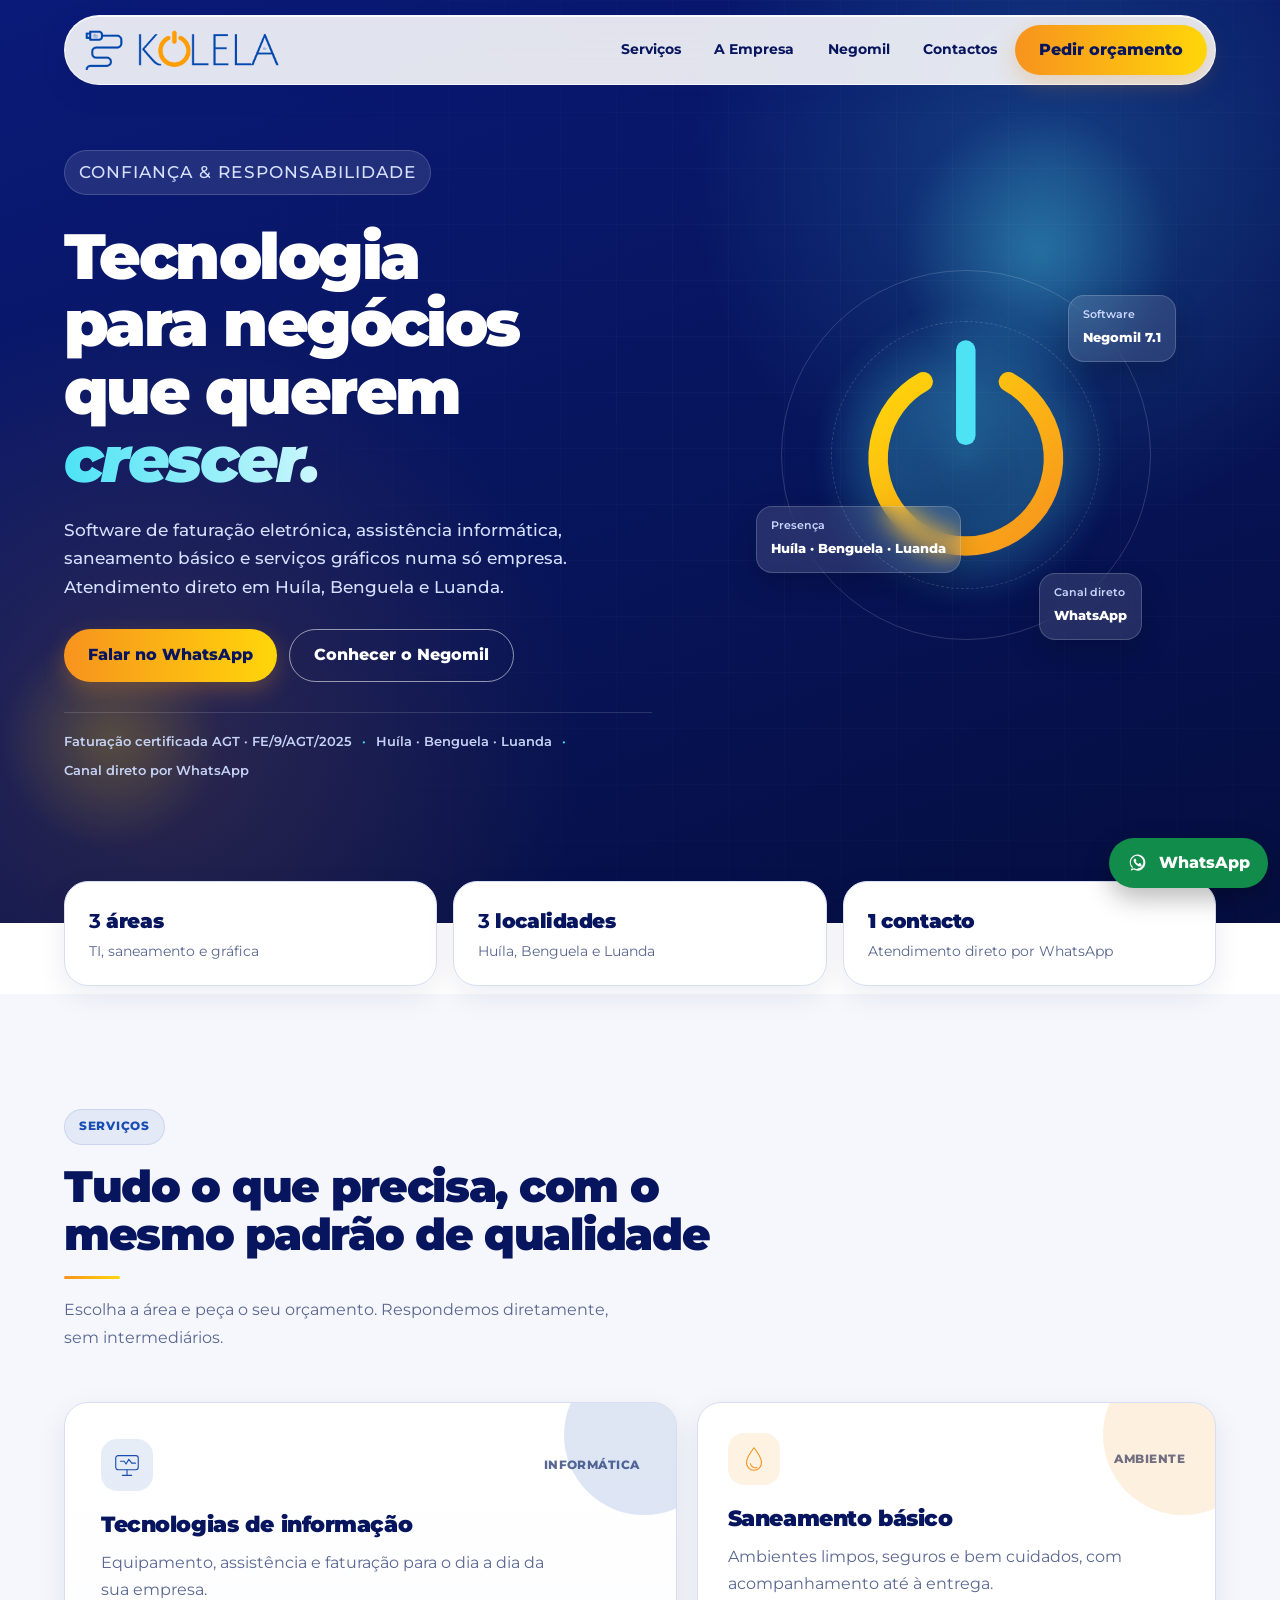
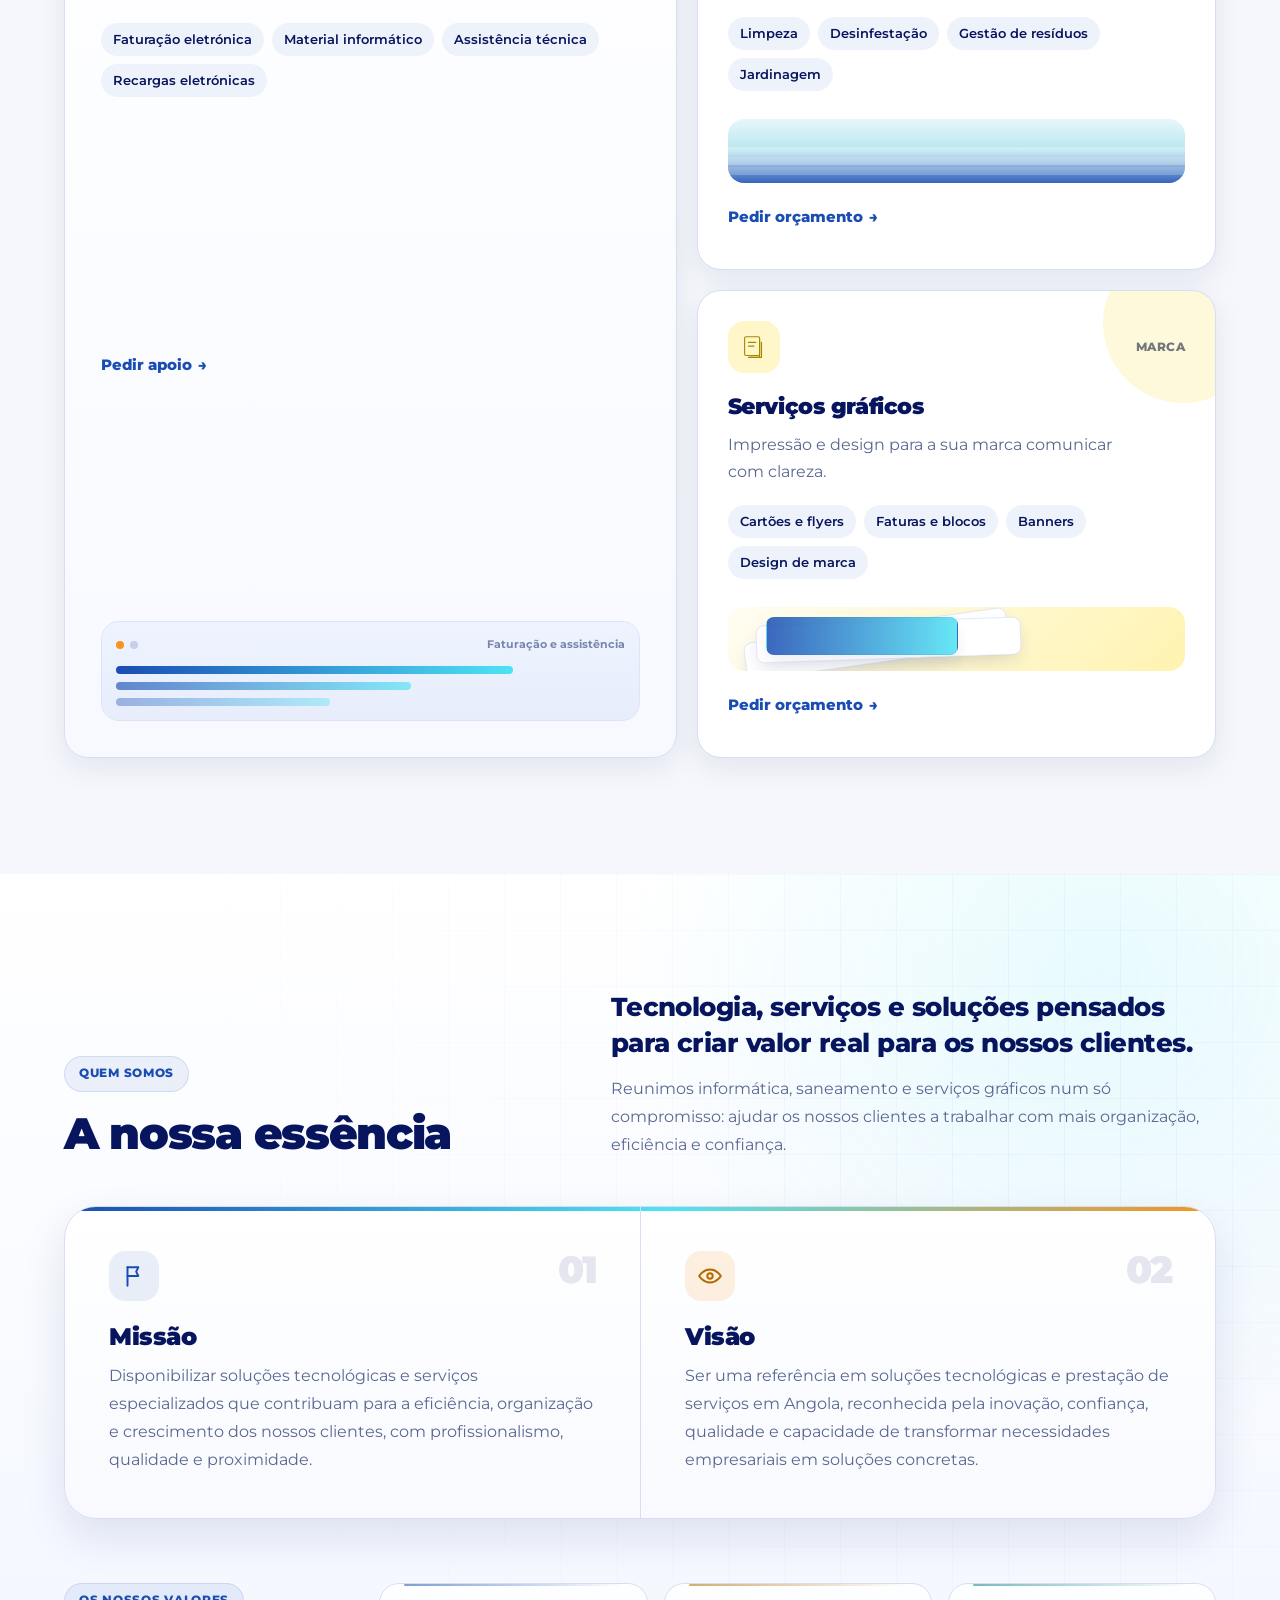
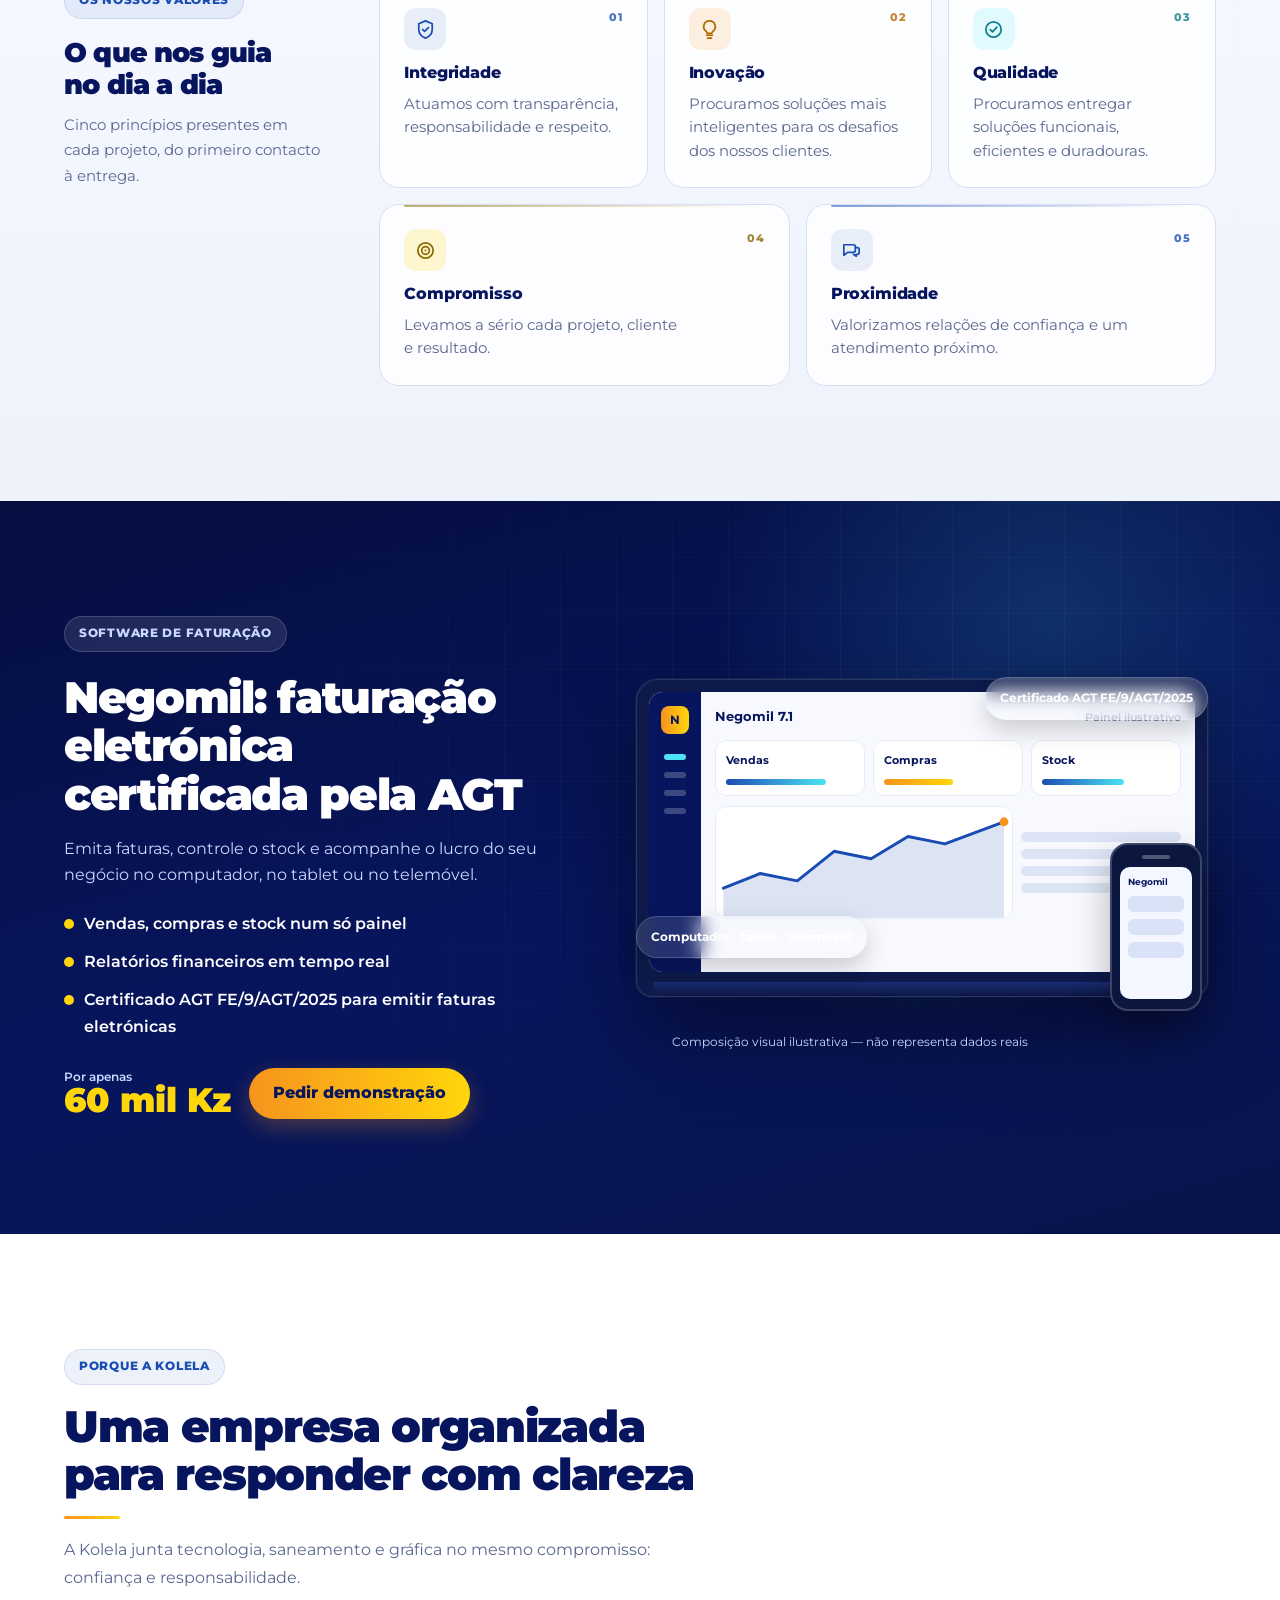
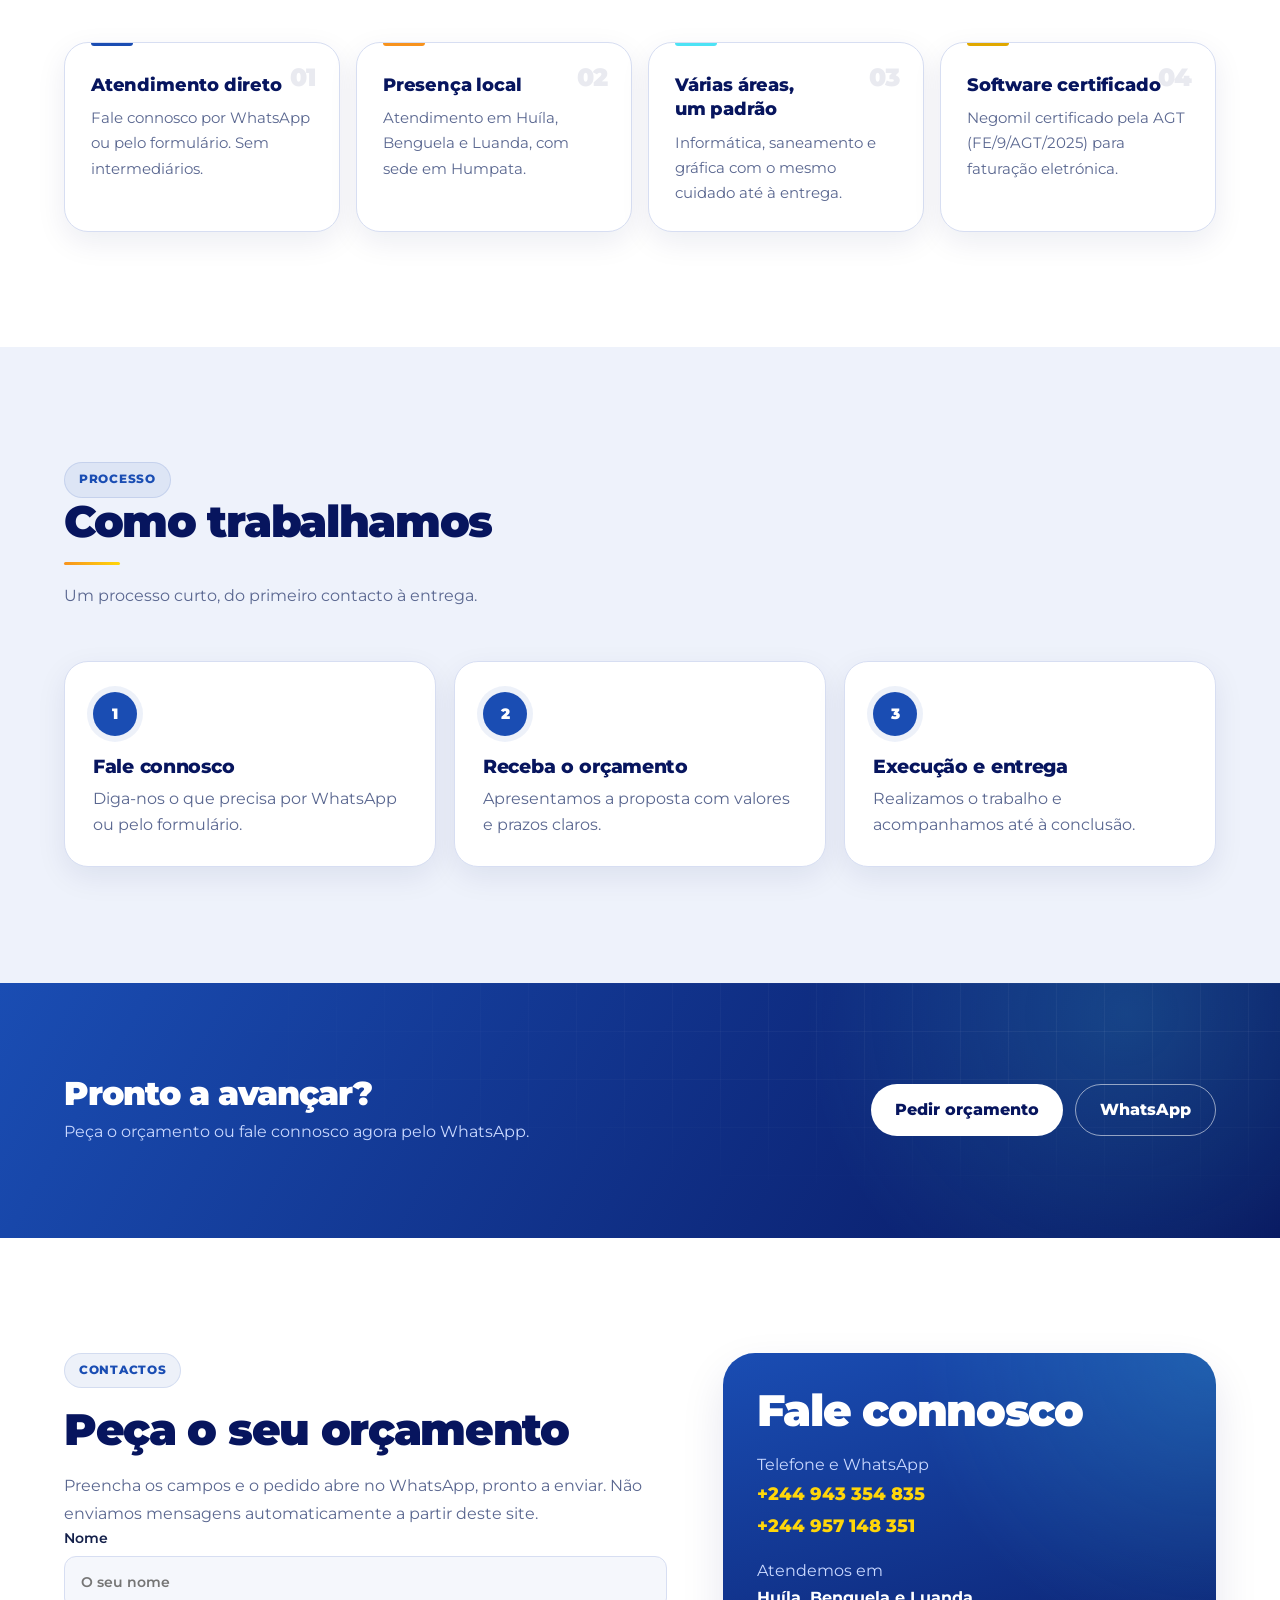
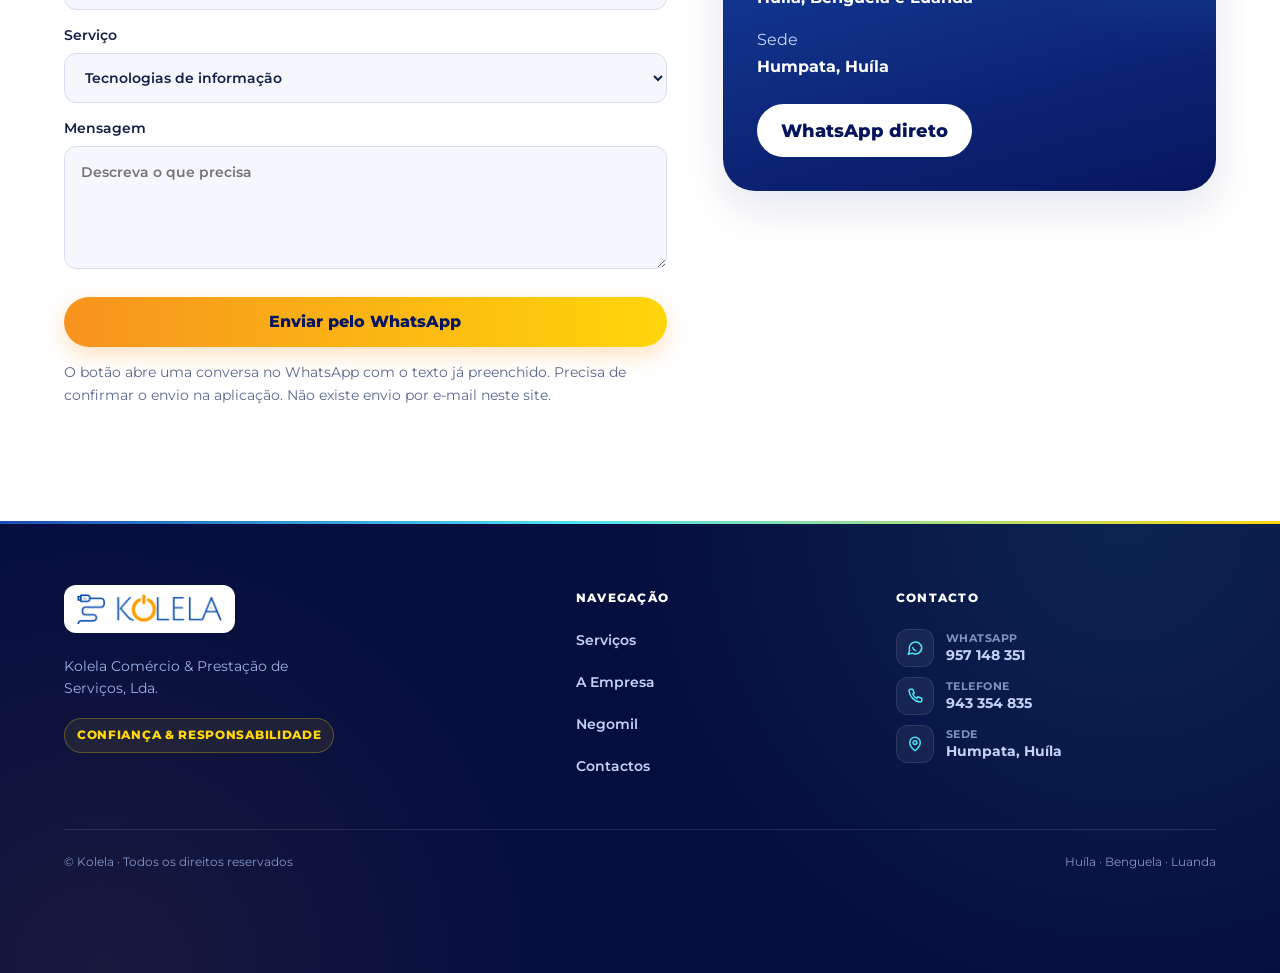
<file: index.html>
<!DOCTYPE html>
<html lang="pt-AO">
<head>
  <meta charset="utf-8">
  <meta name="viewport" content="width=device-width, initial-scale=1">
  <title>Kolela | Informática, faturação eletrónica, saneamento e gráfica</title>
  <meta name="description" content="Kolela Comércio &amp; Prestação de Serviços, Lda. Software de faturação eletrónica Negomil, assistência técnica, saneamento básico e serviços gráficos. Huíla, Benguela e Luanda.">
  <meta name="theme-color" content="#07155E">
  <meta name="robots" content="index,follow">
  <!-- URL de produção actual. Substituir por https://kolela.ao/ quando o domínio definitivo estiver ligado. -->
  <link rel="canonical" href="https://kolela.netlify.app/">
  <link rel="icon" href="images/favicon.svg" type="image/svg+xml">
  <link rel="apple-touch-icon" href="images/apple-touch-icon.png">
  <link rel="preload" as="image" href="images/logo.png?v=4" fetchpriority="high">
  <meta property="og:type" content="website">
  <meta property="og:locale" content="pt_AO">
  <meta property="og:site_name" content="Kolela">
  <meta property="og:url" content="https://kolela.netlify.app/">
  <meta property="og:title" content="Kolela | Informática, faturação eletrónica, saneamento e gráfica">
  <meta property="og:description" content="Software de faturação eletrónica, assistência técnica, saneamento básico e serviços gráficos. Atendimento em Huíla, Benguela e Luanda.">
  <meta property="og:image" content="https://kolela.netlify.app/images/og-image.png">
  <meta property="og:image:type" content="image/png">
  <meta property="og:image:width" content="1200">
  <meta property="og:image:height" content="630">
  <meta property="og:image:alt" content="Kolela: tecnologia, faturação eletrónica, saneamento e gráfica em Huíla, Benguela e Luanda">
  <meta name="twitter:card" content="summary_large_image">
  <meta name="twitter:title" content="Kolela | Informática, faturação eletrónica, saneamento e gráfica">
  <meta name="twitter:description" content="Software Negomil, assistência técnica, saneamento básico e gráfica. Huíla, Benguela e Luanda.">
  <meta name="twitter:image" content="https://kolela.netlify.app/images/og-image.png">
  <meta name="twitter:image:alt" content="Kolela: tecnologia, faturação eletrónica, saneamento e gráfica">
  <link rel="preconnect" href="https://fonts.googleapis.com">
  <link rel="preconnect" href="https://fonts.gstatic.com" crossorigin>
  <link href="https://fonts.googleapis.com/css2?family=Montserrat:ital,wght@0,500;0,600;0,700;0,800;0,900;1,800&amp;display=swap" rel="stylesheet">
  <link rel="stylesheet" href="css/style.css">
  <script type="application/ld+json">
  {
    "@context": "https://schema.org",
    "@type": "LocalBusiness",
    "name": "Kolela Comércio & Prestação de Serviços, Lda.",
    "alternateName": "Kolela",
    "description": "Software de faturação eletrónica, assistência técnica, saneamento básico e serviços gráficos.",
    "url": "https://kolela.netlify.app/",
    "telephone": ["+244943354835", "+244957148351"],
    "slogan": "Confiança e responsabilidade",
    "image": "https://kolela.netlify.app/images/og-image.png",
    "logo": "https://kolela.netlify.app/images/logo.png?v=4",
    "address": {
      "@type": "PostalAddress",
      "addressLocality": "Humpata",
      "addressRegion": "Huíla",
      "addressCountry": "AO"
    },
    "areaServed": [
      { "@type": "AdministrativeArea", "name": "Huíla" },
      { "@type": "AdministrativeArea", "name": "Benguela" },
      { "@type": "AdministrativeArea", "name": "Luanda" }
    ],
    "makesOffer": [
      { "@type": "Offer", "itemOffered": { "@type": "Service", "name": "Tecnologias de informação" } },
      { "@type": "Offer", "itemOffered": { "@type": "Service", "name": "Saneamento básico" } },
      { "@type": "Offer", "itemOffered": { "@type": "Service", "name": "Serviços gráficos" } },
      {
        "@type": "Offer",
        "price": "60000",
        "priceCurrency": "AOA",
        "itemOffered": {
          "@type": "SoftwareApplication",
          "name": "Negomil",
          "applicationCategory": "BusinessApplication",
          "operatingSystem": "Computador, tablet e telemóvel",
          "description": "Software de faturação eletrónica Negomil, certificado pela AGT com o número FE/9/AGT/2025."
        }
      }
    ]
  }
  </script>
</head>
<body>
  <a class="skip" href="#inicio">Saltar para o conteúdo</a>

  <div class="scroll-progress" aria-hidden="true"><span></span></div>

  <header class="site-header">
    <div class="nav-pill">
      <a class="brand" href="#inicio" aria-label="Kolela, início">
        <img src="images/logo.png?v=4" width="600" height="124" alt="Kolela, confiança e responsabilidade" fetchpriority="high">
      </a>
      <button class="nav-toggle" type="button" aria-controls="menu" aria-expanded="false" aria-label="Abrir menu">
        <span></span>
      </button>
      <nav id="menu" aria-label="Principal">
        <a href="#areas">Serviços</a>
        <a href="#empresa">A Empresa</a>
        <a href="#software">Negomil</a>
        <a href="#contacto">Contactos</a>
        <a class="btn nav-cta" href="#contacto">Pedir orçamento</a>
      </nav>
      <a class="btn header-cta" href="#contacto">Pedir orçamento</a>
    </div>
  </header>

  <main id="inicio" tabindex="-1">
    <section class="hero" aria-labelledby="titulo-hero">
      <div class="hero-bg" aria-hidden="true">
        <span class="orb orb-a"></span>
        <span class="orb orb-b"></span>
        <span class="grid-fade"></span>
      </div>
      <div class="wrap hero-grid">
        <div class="hero-copy">
          <p class="eyebrow">Confiança &amp; responsabilidade</p>
          <h1 id="titulo-hero">Tecnologia para negócios que querem <em id="rot">crescer.</em></h1>
          <p>Software de faturação eletrónica, assistência informática, saneamento básico e serviços gráficos numa só empresa. Atendimento direto em Huíla, Benguela e Luanda.</p>
          <div class="acoes">
            <a class="btn" href="https://wa.me/244957148351?text=Ol%C3%A1%2C%20vim%20pelo%20site%20da%20Kolela." target="_blank" rel="noopener noreferrer">Falar no WhatsApp</a>
            <a class="btn alt" href="#software">Conhecer o Negomil</a>
          </div>
          <ul class="hero-proof">
            <li>Faturação certificada AGT · FE/9/AGT/2025</li>
            <li>Huíla · Benguela · Luanda</li>
            <li>Canal direto por WhatsApp</li>
          </ul>
        </div>
        <div class="hero-visual" aria-hidden="true">
          <div class="visual-frame">
            <div class="visual-glow"></div>
            <svg class="ring" viewBox="0 0 200 200">
              <defs>
                <linearGradient id="g-ring" x1="0" y1="0" x2="1" y2="1">
                  <stop offset="0" stop-color="#FFD60A"/>
                  <stop offset="1" stop-color="#F7931E"/>
                </linearGradient>
              </defs>
              <path d="M65 40a72 72 0 1 0 70 0" fill="none" stroke="url(#g-ring)" stroke-width="16" stroke-linecap="round"/>
              <line x1="100" y1="14" x2="100" y2="84" stroke="#4DE3F5" stroke-width="16" stroke-linecap="round"/>
            </svg>
            <div class="float-card fc-a">
              <span>Software</span>
              <strong>Negomil 7.1</strong>
            </div>
            <div class="float-card fc-b">
              <span>Presença</span>
              <strong>Huíla · Benguela · Luanda</strong>
            </div>
            <div class="float-card fc-c">
              <span>Canal direto</span>
              <strong>WhatsApp</strong>
            </div>
          </div>
        </div>
      </div>
    </section>

    <section class="trust" id="conteudo" aria-label="Presença da Kolela">
      <div class="wrap trust-grid">
        <div class="trust-card">
          <strong><b data-n="3">3</b> áreas</strong>
          <span>TI, saneamento e gráfica</span>
        </div>
        <div class="trust-card">
          <strong><b data-n="3">3</b> localidades</strong>
          <span>Huíla, Benguela e Luanda</span>
        </div>
        <div class="trust-card">
          <strong>1 contacto</strong>
          <span>Atendimento direto por WhatsApp</span>
        </div>
      </div>
    </section>

    <section id="areas" class="services">
      <div class="wrap">
        <div class="section-head">
          <p class="eyebrow dark">Serviços</p>
          <h2>Tudo o que precisa, com o mesmo padrão de qualidade</h2>
          <p class="intro">Escolha a área e peça o seu orçamento. Respondemos diretamente, sem intermediários.</p>
        </div>
        <div class="services-grid">
          <article class="card service-card featured a1">
            <div class="card-top">
              <span class="icon-wrap" aria-hidden="true">
                <svg viewBox="0 0 64 64"><rect x="8" y="12" width="48" height="30" rx="5"/><path d="M22 54h20M32 42v12M18 24h8l4 6 6-10 6 8h8"/></svg>
              </span>
              <span class="card-tag">Informática</span>
            </div>
            <h3>Tecnologias de informação</h3>
            <p>Equipamento, assistência e faturação para o dia a dia da sua empresa.</p>
            <ul>
              <li>Faturação eletrónica</li>
              <li>Material informático</li>
              <li>Assistência técnica</li>
              <li>Recargas eletrónicas</li>
            </ul>
            <a class="text-link" href="https://wa.me/244957148351?text=Ol%C3%A1%2C%20preciso%20de%20apoio%20em%20inform%C3%A1tica." target="_blank" rel="noopener noreferrer">Pedir apoio</a>
            <div class="featured-art" aria-hidden="true">
              <div class="fa-top"><span></span><span></span><b>Faturação e assistência</b></div>
              <div class="fa-rows">
                <i></i><i></i><i></i>
              </div>
            </div>
          </article>
          <article class="card service-card a2">
            <div class="card-top">
              <span class="icon-wrap" aria-hidden="true">
                <svg viewBox="0 0 64 64"><path d="M32 8C21 22 16 31 16 40a16 16 0 0 0 32 0C48 31 43 22 32 8Z"/><path d="M24 42c2 6 8 10 14 8"/></svg>
              </span>
              <span class="card-tag">Ambiente</span>
            </div>
            <h3>Saneamento básico</h3>
            <p>Ambientes limpos, seguros e bem cuidados, com acompanhamento até à entrega.</p>
            <ul>
              <li>Limpeza</li>
              <li>Desinfestação</li>
              <li>Gestão de resíduos</li>
              <li>Jardinagem</li>
            </ul>
            <div class="mini-art art-saneamento" aria-hidden="true"><span></span><span></span><span></span></div>
            <a class="text-link" href="https://wa.me/244957148351?text=Ol%C3%A1%2C%20preciso%20de%20um%20or%C3%A7amento%20de%20saneamento." target="_blank" rel="noopener noreferrer">Pedir orçamento</a>
          </article>
          <article class="card service-card a3">
            <div class="card-top">
              <span class="icon-wrap" aria-hidden="true">
                <svg viewBox="0 0 64 64"><rect x="12" y="10" width="32" height="40" rx="3"/><path d="M20 22h16M20 30h12M44 18v36H20"/><path d="M48 22v32H24"/></svg>
              </span>
              <span class="card-tag">Marca</span>
            </div>
            <h3>Serviços gráficos</h3>
            <p>Impressão e design para a sua marca comunicar com clareza.</p>
            <ul>
              <li>Cartões e flyers</li>
              <li>Faturas e blocos</li>
              <li>Banners</li>
              <li>Design de marca</li>
            </ul>
            <div class="mini-art art-grafica" aria-hidden="true"><span></span><span></span><span></span></div>
            <a class="text-link" href="https://wa.me/244957148351?text=Ol%C3%A1%2C%20quero%20um%20or%C3%A7amento%20de%20gr%C3%A1fica." target="_blank" rel="noopener noreferrer">Pedir orçamento</a>
          </article>
        </div>
      </div>
    </section>

    <section id="empresa" class="essence" aria-labelledby="essencia-titulo">
      <div class="wrap">
        <div class="essence-head">
          <div class="essence-title">
            <p class="eyebrow dark">Quem somos</p>
            <h2 id="essencia-titulo">A nossa essência</h2>
          </div>
          <div class="essence-lead">
            <p class="essence-statement">Tecnologia, serviços e soluções pensados para criar valor real para os nossos clientes.</p>
            <p class="intro">Reunimos informática, saneamento e serviços gráficos num só compromisso: ajudar os nossos clientes a trabalhar com mais organização, eficiência e confiança.</p>
          </div>
        </div>

        <div class="essence-pillars">
          <article class="pillar" aria-labelledby="missao-titulo">
            <div class="pillar-top">
              <span class="pillar-mark" aria-hidden="true">
                <svg viewBox="0 0 24 24"><path d="M6 21V4"/><path d="M6 4h10l-2 4 2 4H6"/></svg>
              </span>
              <span class="pillar-num" aria-hidden="true">01</span>
            </div>
            <h3 id="missao-titulo">Missão</h3>
            <p>Disponibilizar soluções tecnológicas e serviços especializados que contribuam para a eficiência, organização e crescimento dos nossos clientes, com profissionalismo, qualidade e proximidade.</p>
          </article>
          <article class="pillar" aria-labelledby="visao-titulo">
            <div class="pillar-top">
              <span class="pillar-mark" aria-hidden="true">
                <svg viewBox="0 0 24 24"><path d="M2 12s3.5-6 10-6 10 6 10 6-3.5 6-10 6S2 12 2 12Z"/><circle cx="12" cy="12" r="2.5"/></svg>
              </span>
              <span class="pillar-num" aria-hidden="true">02</span>
            </div>
            <h3 id="visao-titulo">Visão</h3>
            <p>Ser uma referência em soluções tecnológicas e prestação de serviços em Angola, reconhecida pela inovação, confiança, qualidade e capacidade de transformar necessidades empresariais em soluções concretas.</p>
          </article>
        </div>

        <div class="essence-values">
          <div class="values-head">
            <p class="eyebrow dark">Os nossos valores</p>
            <h3>O que nos guia no dia a dia</h3>
            <p class="values-note">Cinco princípios presentes em cada projeto, do primeiro contacto à entrega.</p>
          </div>
          <ul class="values-grid">
            <li class="value-card">
              <span class="value-num" aria-hidden="true">01</span>
              <span class="value-icon" aria-hidden="true">
                <svg viewBox="0 0 24 24"><path d="M12 3l7 3v6c0 4.5-3 7.5-7 9-4-1.5-7-4.5-7-9V6l7-3Z"/><path d="m9 12 2 2 4-4"/></svg>
              </span>
              <h4>Integridade</h4>
              <p>Atuamos com transparência, responsabilidade e respeito.</p>
            </li>
            <li class="value-card">
              <span class="value-num" aria-hidden="true">02</span>
              <span class="value-icon" aria-hidden="true">
                <svg viewBox="0 0 24 24"><path d="M9 18h6"/><path d="M10 21h4"/><path d="M12 3a6 6 0 0 0-3.5 10.9c.6.5 1 1.2 1 2V16h5v-.1c0-.8.4-1.5 1-2A6 6 0 0 0 12 3Z"/></svg>
              </span>
              <h4>Inovação</h4>
              <p>Procuramos soluções mais inteligentes para os desafios dos nossos clientes.</p>
            </li>
            <li class="value-card">
              <span class="value-num" aria-hidden="true">03</span>
              <span class="value-icon" aria-hidden="true">
                <svg viewBox="0 0 24 24"><circle cx="12" cy="12" r="8"/><path d="m8.5 12 2.5 2.5 4.5-5"/></svg>
              </span>
              <h4>Qualidade</h4>
              <p>Procuramos entregar soluções funcionais, eficientes e duradouras.</p>
            </li>
            <li class="value-card">
              <span class="value-num" aria-hidden="true">04</span>
              <span class="value-icon" aria-hidden="true">
                <svg viewBox="0 0 24 24"><circle cx="12" cy="12" r="8"/><circle cx="12" cy="12" r="4"/><circle cx="12" cy="12" r="1" fill="currentColor" stroke="none"/></svg>
              </span>
              <h4>Compromisso</h4>
              <p>Levamos a sério cada projeto, cliente e resultado.</p>
            </li>
            <li class="value-card">
              <span class="value-num" aria-hidden="true">05</span>
              <span class="value-icon" aria-hidden="true">
                <svg viewBox="0 0 24 24"><path d="M4 6h10a2 2 0 0 1 2 2v4a2 2 0 0 1-2 2H8l-4 3V6Z"/><path d="M16 9h2a2 2 0 0 1 2 2v3a2 2 0 0 1-2 2h-1v2l-3-2"/></svg>
              </span>
              <h4>Proximidade</h4>
              <p>Valorizamos relações de confiança e um atendimento próximo.</p>
            </li>
          </ul>
        </div>
      </div>
    </section>

    <section id="software" class="product">
      <div class="wrap product-grid">
        <div class="product-copy">
          <p class="eyebrow">Software de faturação</p>
          <h2>Negomil: faturação eletrónica certificada pela AGT</h2>
          <p>Emita faturas, controle o stock e acompanhe o lucro do seu negócio no computador, no tablet ou no telemóvel.</p>
          <ul class="check-list">
            <li>Vendas, compras e stock num só painel</li>
            <li>Relatórios financeiros em tempo real</li>
            <li>Certificado AGT FE/9/AGT/2025 para emitir faturas eletrónicas</li>
          </ul>
          <div class="product-cta">
            <span class="preco"><small>Por apenas</small>60 mil Kz</span>
            <a class="btn" href="https://wa.me/244957148351?text=Ol%C3%A1%2C%20quero%20uma%20demonstra%C3%A7%C3%A3o%20do%20Negomil." target="_blank" rel="noopener noreferrer">Pedir demonstração</a>
          </div>
        </div>
        <div class="product-stage">
          <div class="saas" aria-hidden="true">
            <div class="laptop">
              <div class="laptop-screen">
                <div class="app">
                  <div class="app-side">
                    <b>N</b>
                    <span class="on"></span>
                    <span></span>
                    <span></span>
                    <span></span>
                  </div>
                  <div class="app-main">
                    <div class="app-bar">
                      <strong>Negomil 7.1</strong>
                      <em>Painel ilustrativo</em>
                    </div>
                    <div class="app-kpis">
                      <div><span>Vendas</span><i class="bar-ui"></i></div>
                      <div><span>Compras</span><i class="bar-ui short"></i></div>
                      <div><span>Stock</span><i class="bar-ui mid"></i></div>
                    </div>
                    <div class="app-board">
                      <svg viewBox="0 0 400 150">
                        <path d="M10 110L60 90 110 100 160 60 210 70 260 40 310 50 390 20V150H10Z" fill="#1A4DB3" opacity=".15"/>
                        <path class="linha" d="M10 110L60 90 110 100 160 60 210 70 260 40 310 50 390 20" fill="none" stroke="#1A4DB3" stroke-width="4" stroke-linecap="round" stroke-linejoin="round"/>
                        <circle cx="390" cy="20" r="6" fill="#F7931E"/>
                      </svg>
                      <div class="app-list">
                        <span></span><span></span><span></span><span></span>
                      </div>
                    </div>
                  </div>
                </div>
              </div>
              <div class="laptop-base"></div>
            </div>
            <div class="phone">
              <div class="phone-notch"></div>
              <div class="phone-ui">
                <b>Negomil</b>
                <span></span>
                <span></span>
                <span></span>
              </div>
            </div>
          </div>
          <div class="stage-chip sc-a">Computador · tablet · telemóvel</div>
          <div class="stage-chip sc-b">Certificado AGT FE/9/AGT/2025</div>
          <p class="stage-note">Composição visual ilustrativa — não representa dados reais</p>
        </div>
      </div>
    </section>

    <section id="porque-kolela" class="benefits">
      <div class="wrap">
        <div class="section-head">
          <p class="eyebrow dark">Porque a Kolela</p>
          <h2>Uma empresa organizada para responder com clareza</h2>
          <p class="intro">A Kolela junta tecnologia, saneamento e gráfica no mesmo compromisso: confiança e responsabilidade.</p>
        </div>
        <div class="benefits-grid">
          <article class="card benefit b1">
            <h3>Atendimento direto</h3>
            <p>Fale connosco por WhatsApp ou pelo formulário. Sem intermediários.</p>
          </article>
          <article class="card benefit b2">
            <h3>Presença local</h3>
            <p>Atendimento em Huíla, Benguela e Luanda, com sede em Humpata.</p>
          </article>
          <article class="card benefit b3">
            <h3>Várias áreas, um padrão</h3>
            <p>Informática, saneamento e gráfica com o mesmo cuidado até à entrega.</p>
          </article>
          <article class="card benefit b4">
            <h3>Software certificado</h3>
            <p>Negomil certificado pela AGT (FE/9/AGT/2025) para faturação eletrónica.</p>
          </article>
        </div>
      </div>
    </section>

    <section id="processo" class="passos">
      <div class="wrap">
        <div class="section-head">
          <p class="eyebrow dark">Processo</p>
          <h2>Como trabalhamos</h2>
          <p class="intro">Um processo curto, do primeiro contacto à entrega.</p>
        </div>
        <ol>
          <li>
            <h3>Fale connosco</h3>
            <p>Diga-nos o que precisa por WhatsApp ou pelo formulário.</p>
          </li>
          <li>
            <h3>Receba o orçamento</h3>
            <p>Apresentamos a proposta com valores e prazos claros.</p>
          </li>
          <li>
            <h3>Execução e entrega</h3>
            <p>Realizamos o trabalho e acompanhamos até à conclusão.</p>
          </li>
        </ol>
      </div>
    </section>

    <section class="cta-banda" aria-labelledby="cta-titulo">
      <div class="wrap">
        <div class="cta-box">
          <div>
            <h2 id="cta-titulo">Pronto a avançar?</h2>
            <p>Peça o orçamento ou fale connosco agora pelo WhatsApp.</p>
          </div>
          <div class="acoes">
            <a class="btn ghost" href="#contacto">Pedir orçamento</a>
            <a class="btn alt" href="https://wa.me/244957148351?text=Ol%C3%A1%2C%20vim%20pelo%20site%20da%20Kolela." target="_blank" rel="noopener noreferrer">WhatsApp</a>
          </div>
        </div>
      </div>
    </section>

    <section id="contacto" class="contacto">
      <div class="wrap contacto-grid">
        <div>
          <p class="eyebrow dark">Contactos</p>
          <h2>Peça o seu orçamento</h2>
          <p class="intro">Preencha os campos e o pedido abre no WhatsApp, pronto a enviar. Não enviamos mensagens automaticamente a partir deste site.</p>
          <form id="f" novalidate>
            <label for="nome">Nome
              <input id="nome" name="nome" type="text" required autocomplete="name" placeholder="O seu nome" maxlength="80" minlength="2" aria-describedby="form-status form-help">
            </label>
            <label for="servico">Serviço
              <select id="servico" name="servico">
                <option value="Tecnologias de informação">Tecnologias de informação</option>
                <option value="Saneamento básico">Saneamento básico</option>
                <option value="Serviços gráficos">Serviços gráficos</option>
                <option value="Software Negomil">Software Negomil</option>
                <option value="Outro">Outro</option>
              </select>
            </label>
            <label for="msg">Mensagem
              <textarea id="msg" name="msg" rows="4" required placeholder="Descreva o que precisa" maxlength="500" minlength="8" aria-describedby="form-status form-help"></textarea>
            </label>
            <p class="form-status" id="form-status" role="status" aria-live="polite" aria-atomic="true"></p>
            <button class="btn" type="submit">Enviar pelo WhatsApp</button>
            <p class="form-note" id="form-help">O botão abre uma conversa no WhatsApp com o texto já preenchido. Precisa de confirmar o envio na aplicação. Não existe envio por e-mail neste site.</p>
          </form>
        </div>
        <aside class="cartao">
          <h2>Fale connosco</h2>
          <p>Telefone e WhatsApp<br>
            <a href="tel:+244943354835">+244 943 354 835</a><br>
            <a href="tel:+244957148351">+244 957 148 351</a>
          </p>
          <p>Atendemos em<br><strong>Huíla, Benguela e Luanda</strong></p>
          <p>Sede<br><strong>Humpata, Huíla</strong></p>
          <a class="btn ghost" href="https://wa.me/244957148351?text=Ol%C3%A1%2C%20vim%20pelo%20site%20da%20Kolela." target="_blank" rel="noopener noreferrer">WhatsApp direto</a>
        </aside>
      </div>
    </section>
  </main>

  <footer>
    <div class="wrap footer-main">
      <div class="footer-brand">
        <span class="fl"><img src="images/logo.png?v=4" width="600" height="124" alt="Kolela" loading="lazy" decoding="async"></span>
        <p class="footer-company">Kolela Comércio &amp; Prestação de Serviços, Lda.</p>
        <p class="footer-slogan">Confiança &amp; Responsabilidade</p>
      </div>

      <nav class="footer-nav" aria-label="Rodapé">
        <h2 class="footer-title">Navegação</h2>
        <a href="#areas">Serviços</a>
        <a href="#empresa">A Empresa</a>
        <a href="#software">Negomil</a>
        <a href="#contacto">Contactos</a>
      </nav>

      <div class="footer-contact">
        <h2 class="footer-title">Contacto</h2>
        <a class="footer-contact-item" href="https://wa.me/244957148351?text=Ol%C3%A1%2C%20vim%20pelo%20site%20da%20Kolela." target="_blank" rel="noopener noreferrer">
          <svg viewBox="0 0 24 24" fill="none" stroke="currentColor" stroke-width="2" stroke-linecap="round" stroke-linejoin="round" aria-hidden="true"><path d="M21 11.5a8.4 8.4 0 0 1-12.5 7.3L3 20.5l1.8-5A8.4 8.4 0 1 1 21 11.5Z"/><path d="M9 11.5c.4 2 2 3.6 4 4"/></svg>
          <span><small>WhatsApp</small>957 148 351</span>
        </a>
        <a class="footer-contact-item" href="tel:+244943354835">
          <svg viewBox="0 0 24 24" fill="none" stroke="currentColor" stroke-width="2" stroke-linecap="round" stroke-linejoin="round" aria-hidden="true"><path d="M6 3h3l2 5-2.2 1.4a12 12 0 0 0 5.8 5.8L16 13l5 2v3a2 2 0 0 1-2.2 2A17 17 0 0 1 4 5.2 2 2 0 0 1 6 3Z"/></svg>
          <span><small>Telefone</small>943 354 835</span>
        </a>
        <p class="footer-contact-item">
          <svg viewBox="0 0 24 24" fill="none" stroke="currentColor" stroke-width="2" stroke-linecap="round" stroke-linejoin="round" aria-hidden="true"><path d="M12 21s7-5.5 7-11a7 7 0 1 0-14 0c0 5.5 7 11 7 11Z"/><circle cx="12" cy="10" r="2.5"/></svg>
          <span><small>Sede</small>Humpata, Huíla</span>
        </p>
      </div>
    </div>

    <div class="wrap footer-bottom">
      <p>© Kolela · Todos os direitos reservados</p>
      <p>Huíla · Benguela · Luanda</p>
    </div>
  </footer>

  <a class="to-top" id="to-top" href="#inicio" aria-label="Voltar ao topo">
    <svg width="20" height="20" viewBox="0 0 24 24" fill="none" stroke="currentColor" stroke-width="2.2" stroke-linecap="round" stroke-linejoin="round" aria-hidden="true"><path d="M12 19V5"/><path d="m5 12 7-7 7 7"/></svg>
  </a>

  <a class="wa" href="https://wa.me/244957148351?text=Ol%C3%A1%2C%20vim%20pelo%20site%20da%20Kolela." target="_blank" rel="noopener noreferrer" aria-label="Falar no WhatsApp da Kolela">
    <svg width="22" height="22" viewBox="0 0 24 24" aria-hidden="true" fill="currentColor"><path d="M20 11.5A8.5 8.5 0 0 1 7.4 19.2L4 20.5l1.4-3.3A8.5 8.5 0 1 1 20 11.5Zm-8.4 6.3h.1A6.8 6.8 0 1 0 6.3 16l.2.4-.8 1.9 2-.7.4.2a6.8 6.8 0 0 0 3.5 1Zm3.7-5.1c-.2-.1-1.2-.6-1.4-.6s-.3-.1-.5.1-.5.6-.6.8-.2.2-.4.1a5.6 5.6 0 0 1-1.6-1 6.1 6.1 0 0 1-1.1-1.4c-.1-.2 0-.3.1-.4l.3-.4.1-.2a.4.4 0 0 0 0-.4c0-.1-.5-1.2-.7-1.6s-.4-.4-.5-.4h-.4a.8.8 0 0 0-.6.3 2.5 2.5 0 0 0-.8 1.9 4.3 4.3 0 0 0 .9 2.3 9.9 9.9 0 0 0 3.8 3.4 4.4 4.4 0 0 0 2.5.7 2.1 2.1 0 0 0 1.4-.9 1.8 1.8 0 0 0 .1-1c0-.1-.2-.2-.4-.3Z"/></svg>
    <span>WhatsApp</span>
  </a>

  <script src="js/script.js" defer></script>
</body>
</html>
</file>
<file: css/style.css>
:root {
  --blue-primary: #1A4DB3;
  --blue-live: #0B3BE0;
  --blue-dark: #07155E;
  --blue-night: #050E3F;
  --orange: #F7931E;
  --yellow: #FFD60A;
  --cyan: #4DE3F5;
  --bg: #F5F7FC;
  --bg-soft: #EEF2FB;
  --text: #14204A;
  --muted: #5A6790;
  --line: #D7DEF2;
  --white: #fff;
  --font: "Montserrat", "Segoe UI", Arial, sans-serif;
  --container-width: 1280px;
  --page-padding: max(16px, 5vw);
  --radius-sm: 12px;
  --radius-md: 20px;
  --radius-lg: 24px;
  --radius-xl: 32px;
  --radius-pill: 999px;
  --section-space: clamp(72px, 9vw, 128px);
  --shadow-soft: 0 10px 30px rgba(7, 21, 94, 0.08);
  --shadow-card: 0 18px 44px rgba(7, 21, 94, 0.1);
  --shadow-nav: 0 8px 28px rgba(7, 21, 94, 0.1);
  --ease: cubic-bezier(0.22, 0.7, 0.2, 1);
  --header-offset: 96px;
}

*,
*::before,
*::after {
  box-sizing: border-box;
}

html {
  scroll-behavior: smooth;
  scroll-padding-top: var(--header-offset);
  color-scheme: light;
  -webkit-text-size-adjust: 100%;
  text-size-adjust: 100%;
}

[id] {
  scroll-margin-top: var(--header-offset);
}

html,
body {
  width: 100%;
  max-width: 100%;
}

body {
  margin: 0;
  font-family: var(--font);
  color: var(--text);
  line-height: 1.65;
  background: var(--white);
  overflow-x: hidden;
  -webkit-font-smoothing: antialiased;
  -moz-osx-font-smoothing: grayscale;
}

p {
  text-wrap: pretty;
}

::selection {
  background: var(--yellow);
  color: var(--blue-dark);
}

img {
  max-width: 100%;
  height: auto;
}

a {
  color: inherit;
}

:focus-visible {
  outline: 3px solid var(--blue-dark);
  outline-offset: 3px;
}

.hero :focus-visible,
.product :focus-visible,
.cta-banda :focus-visible,
.cartao :focus-visible,
footer :focus-visible {
  outline-color: var(--yellow);
}

.wa:focus-visible {
  outline-color: var(--white);
}

.skip {
  position: absolute;
  left: 12px;
  top: -48px;
  z-index: 100;
  background: var(--yellow);
  color: var(--blue-dark);
  font-weight: 800;
  padding: 10px 16px;
  border-radius: 8px;
  text-decoration: none;
}

.skip:focus {
  top: 12px;
}

.wrap {
  width: min(var(--container-width), calc(100% - (var(--page-padding) * 2)));
  margin-inline: auto;
}

html.menu-open {
  overflow: hidden;
}

html.menu-open body::before {
  content: "";
  position: fixed;
  inset: 0;
  z-index: 40;
  background: rgba(5, 14, 63, 0.38);
}

.site-header {
  position: sticky;
  top: 0;
  z-index: 50;
  display: flex;
  align-items: center;
  height: 100px;
  margin-bottom: -100px;
  transition: background 0.25s var(--ease);
}

.site-header.min {
  background: rgba(255, 255, 255, 0.82);
  backdrop-filter: blur(16px);
  -webkit-backdrop-filter: blur(16px);
}

.nav-pill {
  width: min(90%, var(--container-width));
  margin: 0 auto;
  min-height: 70px;
  padding: 8px 8px 8px 20px;
  display: flex;
  align-items: center;
  gap: 18px;
  border-radius: var(--radius-pill);
  background: rgba(255, 255, 255, 0.88);
  border: 1px solid rgba(255, 255, 255, 0.72);
  box-shadow: var(--shadow-nav), inset 0 1px 0 rgba(255, 255, 255, 0.85);
  backdrop-filter: blur(18px);
  -webkit-backdrop-filter: blur(18px);
  transition: box-shadow 0.25s var(--ease), background 0.25s var(--ease), min-height 0.25s var(--ease);
}

.site-header.min .nav-pill {
  min-height: 62px;
  background: rgba(255, 255, 255, 0.96);
  box-shadow: 0 12px 32px rgba(7, 21, 94, 0.14), inset 0 1px 0 rgba(255, 255, 255, 0.9);
}

.brand {
  display: block;
  flex: 0 0 auto;
  width: auto;
  height: 40px;
  text-decoration: none;
}

.brand img {
  display: block;
  height: 100%;
  width: auto;
  max-width: none;
  margin: 0;
}

.site-header.min .brand {
  height: 34px;
}

.nav-toggle {
  display: none;
  width: 44px;
  height: 44px;
  border: 0;
  border-radius: var(--radius-pill);
  background: var(--bg-soft);
  color: var(--blue-dark);
  cursor: pointer;
}

.nav-toggle span,
.nav-toggle span::before,
.nav-toggle span::after {
  display: block;
  width: 18px;
  height: 2px;
  background: currentColor;
  position: relative;
  margin: 0 auto;
  transition: transform 0.2s ease, opacity 0.2s ease;
}

.nav-toggle span::before,
.nav-toggle span::after {
  content: "";
  position: absolute;
  left: 0;
}

.nav-toggle span::before {
  top: -6px;
}

.nav-toggle span::after {
  top: 6px;
}

.nav-toggle[aria-expanded="true"] span {
  background: transparent;
}

.nav-toggle[aria-expanded="true"] span::before {
  top: 0;
  transform: rotate(45deg);
}

.nav-toggle[aria-expanded="true"] span::after {
  top: 0;
  transform: rotate(-45deg);
}

#menu {
  display: flex;
  align-items: center;
  justify-content: center;
  gap: clamp(18px, 2.6vw, 36px);
  margin-left: auto;
  font-size: 0.9rem;
  font-weight: 700;
}

#menu a {
  text-decoration: none;
  color: var(--blue-dark);
  position: relative;
  padding: 6px 0;
  transition: color 0.2s ease;
}

#menu a:not(.btn) {
  display: inline-flex;
  align-items: center;
  min-height: 44px;
}

#menu a:not(.btn)::after {
  content: "";
  position: absolute;
  left: 0;
  right: 0;
  bottom: 0;
  height: 2px;
  border-radius: 99px;
  background: var(--orange);
  transform: scaleX(0);
  transform-origin: left;
  transition: transform 0.2s var(--ease);
}

#menu a:not(.btn):hover,
#menu a:not(.btn):focus-visible,
#menu a.is-active:not(.btn) {
  color: var(--blue-primary);
}

#menu a:not(.btn):hover::after,
#menu a.is-active:not(.btn)::after {
  transform: scaleX(1);
}

.btn.nav-cta {
  display: none;
}

.header-cta {
  flex: 0 0 auto;
  min-height: 46px;
  padding: 10px 22px;
}

.btn {
  position: relative;
  overflow: hidden;
  display: inline-flex;
  align-items: center;
  justify-content: center;
  min-height: 48px;
  padding: 12px 24px;
  border-radius: var(--radius-pill);
  font: inherit;
  font-weight: 800;
  text-decoration: none;
  border: 0;
  cursor: pointer;
  background: linear-gradient(90deg, var(--orange), var(--yellow));
  color: var(--blue-dark);
  box-shadow: 0 8px 22px rgba(247, 147, 30, 0.28);
  transition: transform 0.2s var(--ease), box-shadow 0.2s var(--ease), background 0.2s ease, color 0.2s ease, border-color 0.2s ease;
}

.btn:hover {
  transform: translateY(-2px);
  box-shadow: 0 12px 28px rgba(247, 147, 30, 0.38);
}

.btn:active {
  transform: translateY(0);
}

.btn.alt {
  background: transparent;
  color: var(--white);
  border: 1px solid rgba(255, 255, 255, 0.55);
  box-shadow: none;
}

.btn.alt:hover {
  background: var(--white);
  color: var(--blue-dark);
}

.btn.ghost {
  background: var(--white);
  color: var(--blue-dark);
  box-shadow: none;
}

.btn.ghost:hover {
  box-shadow: 0 10px 24px rgba(0, 0, 0, 0.12);
}

.text-link {
  display: inline-flex;
  align-items: center;
  gap: 6px;
  margin-top: auto;
  font-weight: 800;
  font-size: 0.92rem;
  color: var(--blue-primary);
  text-decoration: none;
  min-height: 44px;
}

.text-link::after {
  content: "→";
  transition: transform 0.2s var(--ease);
}

.text-link:hover::after {
  transform: translateX(4px);
}

.hero {
  position: relative;
  color: var(--white);
  overflow: hidden;
  min-height: 100svh;
  display: flex;
  flex-direction: column;
  justify-content: center;
  background:
    radial-gradient(circle at 82% 18%, rgba(77, 227, 245, 0.2), transparent 28%),
    radial-gradient(circle at 12% 80%, rgba(247, 147, 30, 0.16), transparent 32%),
    linear-gradient(160deg, #0a1a78 0%, var(--blue-dark) 48%, var(--blue-night) 100%);
  padding: 128px 0 clamp(96px, 11vw, 152px);
}

.hero-bg {
  position: absolute;
  inset: 0;
  pointer-events: none;
}

.grid-fade {
  position: absolute;
  inset: 0;
  background-image:
    linear-gradient(rgba(255, 255, 255, 0.045) 1px, transparent 1px),
    linear-gradient(90deg, rgba(255, 255, 255, 0.045) 1px, transparent 1px);
  background-size: 56px 56px;
  mask-image: radial-gradient(circle at 70% 40%, #000 20%, transparent 72%);
  opacity: 0.55;
}

.orb {
  position: absolute;
  border-radius: 50%;
  filter: blur(8px);
}

.orb-a {
  width: min(280px, 46vw);
  height: min(280px, 46vw);
  right: 8%;
  top: 12%;
  background: radial-gradient(circle, rgba(77, 227, 245, 0.35), transparent 70%);
}

.orb-b {
  width: min(220px, 40vw);
  height: min(220px, 40vw);
  left: 0;
  bottom: 8%;
  background: radial-gradient(circle, rgba(255, 214, 10, 0.22), transparent 70%);
}

.hero-grid {
  position: relative;
  display: grid;
  grid-template-columns: minmax(0, 1.08fr) minmax(0, 0.92fr);
  gap: clamp(28px, 5vw, 64px);
  align-items: center;
}

.eyebrow {
  display: inline-flex;
  margin: 0 0 18px;
  padding: 7px 14px;
  border-radius: var(--radius-pill);
  background: rgba(255, 255, 255, 0.1);
  border: 1px solid rgba(255, 255, 255, 0.16);
  font-size: 0.74rem;
  font-weight: 800;
  letter-spacing: 0.06em;
  text-transform: uppercase;
  color: var(--yellow);
}

.eyebrow.dark {
  background: rgba(26, 77, 179, 0.08);
  border-color: rgba(26, 77, 179, 0.12);
  color: var(--blue-primary);
}

.hero h1 {
  margin: 0;
  font-size: clamp(2.05rem, 5vw, 4.05rem);
  line-height: 1.06;
  font-weight: 900;
  letter-spacing: -0.04em;
  max-width: 16ch;
  text-wrap: balance;
}

.hero h1 em {
  display: inline-block;
  min-width: 8.2ch;
  font-style: italic;
  background: linear-gradient(90deg, var(--cyan), #fff);
  -webkit-background-clip: text;
  background-clip: text;
  color: transparent;
}

.hero p {
  margin: 22px 0 28px;
  max-width: 46ch;
  color: #d5e0ff;
  font-size: clamp(1rem, 1.35vw, 1.12rem);
  font-weight: 500;
}

.acoes {
  display: flex;
  flex-wrap: wrap;
  gap: 12px;
}

.hero-proof {
  display: flex;
  flex-wrap: wrap;
  align-items: center;
  gap: 8px 0;
  margin: 30px 0 0;
  padding: 18px 0 0;
  border-top: 1px solid rgba(255, 255, 255, 0.14);
  list-style: none;
  max-width: 54ch;
}

.hero-proof li {
  color: #c5d2f5;
  font-size: 0.82rem;
  font-weight: 600;
}

.hero-proof li:not(:last-child)::after {
  content: "·";
  margin: 0 10px;
  color: var(--cyan);
}

.hero-visual {
  display: grid;
  place-items: center;
}

.visual-frame {
  position: relative;
  width: min(420px, 100%);
  aspect-ratio: 1;
  display: grid;
  place-items: center;
}

.visual-glow {
  position: absolute;
  inset: 12%;
  border-radius: 50%;
  background: radial-gradient(circle, rgba(77, 227, 245, 0.28), transparent 68%);
}

.visual-frame .ring {
  width: 58%;
  filter: drop-shadow(0 0 28px rgba(77, 227, 245, 0.45));
  animation: floaty 6s ease-in-out infinite;
}

.visual-frame::before,
.visual-frame::after {
  content: "";
  position: absolute;
  border-radius: 50%;
  border: 1px solid rgba(255, 255, 255, 0.16);
}

.visual-frame::before {
  inset: 6%;
}

.visual-frame::after {
  inset: 18%;
  border-style: dashed;
  animation: giro 36s linear infinite;
}

.float-card {
  position: absolute;
  padding: 10px 14px;
  border-radius: 16px;
  background: rgba(255, 255, 255, 0.12);
  border: 1px solid rgba(255, 255, 255, 0.18);
  backdrop-filter: blur(12px);
  box-shadow: 0 12px 30px rgba(0, 0, 0, 0.18);
}

.float-card span {
  display: block;
  font-size: 0.68rem;
  color: #c9d6ff;
  font-weight: 600;
}

.float-card strong {
  font-size: 0.82rem;
  font-weight: 800;
}

.fc-a {
  top: 12%;
  right: 0;
  animation: floaty 5.5s ease-in-out infinite;
}

.fc-b {
  left: 0;
  bottom: 22%;
  animation: floaty 6.5s 0.4s ease-in-out infinite;
}

.fc-c {
  right: 8%;
  bottom: 6%;
  animation: floaty 7s 0.2s ease-in-out infinite;
}

.trust {
  background: var(--white);
  padding: 0 0 8px;
}

.trust-grid {
  display: grid;
  grid-template-columns: repeat(3, minmax(0, 1fr));
  gap: 16px;
  margin-top: -42px;
  position: relative;
  z-index: 2;
}

.trust-card {
  background: var(--white);
  border: 1px solid var(--line);
  border-radius: var(--radius-lg);
  padding: 22px 24px 21px;
  box-shadow: var(--shadow-soft);
}

.trust-card strong {
  display: block;
  font-size: 1.28rem;
  font-weight: 900;
  letter-spacing: -0.02em;
  color: var(--blue-dark);
}

.trust-card span {
  color: var(--muted);
  font-size: 0.9rem;
}

section {
  padding-block: var(--section-space);
}

.section-head {
  max-width: 660px;
  margin-bottom: clamp(34px, 4vw, 52px);
}

h2 {
  margin: 0 0 16px;
  font-size: clamp(1.7rem, 3.4vw, 2.75rem);
  line-height: 1.12;
  font-weight: 900;
  color: var(--blue-dark);
  letter-spacing: -0.03em;
  text-wrap: balance;
}

h3 {
  margin: 0 0 8px;
  font-size: 1.15rem;
  line-height: 1.35;
  font-weight: 800;
  color: var(--blue-dark);
  letter-spacing: -0.015em;
  text-wrap: balance;
}

.intro {
  color: var(--muted);
  max-width: 58ch;
  margin: 0;
  font-size: 1.03rem;
  line-height: 1.7;
}

.services {
  background: var(--bg);
}

.services-grid {
  display: grid;
  grid-template-columns: minmax(0, 1.18fr) minmax(0, 1fr);
  grid-template-rows: auto auto;
  gap: 20px;
}

.card {
  background: var(--white);
  border: 1px solid var(--line);
  border-radius: var(--radius-lg);
  box-shadow: var(--shadow-soft);
}

.service-card {
  display: flex;
  flex-direction: column;
  gap: 12px;
  padding: 30px;
  position: relative;
  overflow: hidden;
  transition: transform 0.28s var(--ease), box-shadow 0.28s var(--ease), border-color 0.28s ease;
}

.service-card::after {
  content: "";
  position: absolute;
  width: 160px;
  height: 160px;
  right: -48px;
  top: -48px;
  border-radius: 50%;
  opacity: 0.14;
  pointer-events: none;
}

.service-card.a1::after {
  background: var(--blue-primary);
}

.service-card.a2::after {
  background: var(--orange);
}

.service-card.a3::after {
  background: var(--yellow);
}

.service-card:hover {
  transform: translateY(-6px);
  box-shadow: var(--shadow-card);
  border-color: rgba(26, 77, 179, 0.18);
}

.service-card.a2:hover {
  border-color: rgba(247, 147, 30, 0.35);
}

.service-card.a3:hover {
  border-color: rgba(201, 160, 0, 0.4);
}

.service-card.featured {
  grid-row: 1 / 3;
  min-height: 100%;
  padding: 36px;
  background:
    linear-gradient(180deg, #fff 0%, #f7f9ff 100%);
}

.card-top {
  display: flex;
  align-items: center;
  justify-content: space-between;
  gap: 12px;
}

.icon-wrap {
  width: 52px;
  height: 52px;
  display: grid;
  place-items: center;
  border-radius: 16px;
  background: var(--bg-soft);
}

.service-card.a1 .icon-wrap {
  color: var(--blue-primary);
  background: rgba(26, 77, 179, 0.1);
}

.service-card.a2 .icon-wrap {
  color: var(--orange);
  background: rgba(247, 147, 30, 0.12);
}

.service-card.a3 .icon-wrap {
  color: #a68600;
  background: rgba(255, 214, 10, 0.22);
}

.icon-wrap svg {
  width: 30px;
  height: 30px;
  fill: none;
  stroke: currentColor;
  stroke-width: 2.4;
  stroke-linecap: round;
  stroke-linejoin: round;
}

.card-tag {
  font-size: 0.72rem;
  font-weight: 800;
  letter-spacing: 0.04em;
  text-transform: uppercase;
  color: var(--muted);
}

.service-card h3 {
  margin: 8px 0 0;
  font-size: 1.35rem;
  line-height: 1.25;
  font-weight: 900;
  color: var(--blue-dark);
  letter-spacing: -0.02em;
}

.service-card p {
  margin: 0;
  color: var(--muted);
}

.service-card ul {
  list-style: none;
  padding: 0;
  margin: 8px 0 12px;
  display: flex;
  flex-wrap: wrap;
  gap: 8px;
}

.service-card li {
  padding: 6px 12px;
  border-radius: var(--radius-pill);
  font-size: 0.8rem;
  font-weight: 600;
  background: var(--bg-soft);
  color: var(--blue-dark);
}

.featured-art {
  margin-top: auto;
  padding: 14px;
  border-radius: 18px;
  background: linear-gradient(180deg, #eef3ff, #e7edfb);
  border: 1px solid #dce5f8;
}

.fa-top {
  display: flex;
  align-items: center;
  gap: 6px;
  margin-bottom: 12px;
}

.fa-top span {
  width: 8px;
  height: 8px;
  border-radius: 50%;
  background: #c5d0ea;
}

.fa-top span:first-child {
  background: #f7931e;
}

.fa-top b {
  margin-left: auto;
  font-size: 0.68rem;
  color: #7a87ad;
  font-weight: 700;
}

.fa-rows {
  display: grid;
  gap: 8px;
}

.featured-art i,
.fa-rows i {
  display: block;
  height: 8px;
  border-radius: 99px;
  background: linear-gradient(90deg, var(--blue-primary), var(--cyan));
  width: 78%;
}

.fa-rows i:nth-child(2) {
  width: 58%;
  opacity: 0.65;
}

.fa-rows i:nth-child(3) {
  width: 42%;
  opacity: 0.38;
}

.mini-art {
  height: 64px;
  border-radius: 16px;
  position: relative;
  overflow: hidden;
  margin-top: 4px;
}

.art-saneamento {
  background: linear-gradient(180deg, #e7f7fb 0%, #b9e6ef 48%, #1a4db3 100%);
}

.art-saneamento span {
  position: absolute;
  left: -8%;
  width: 116%;
  height: 18px;
  border-radius: 40px;
  background: rgba(255, 255, 255, 0.28);
}

.art-saneamento span:nth-child(1) {
  bottom: 18px;
}

.art-saneamento span:nth-child(2) {
  bottom: 8px;
  opacity: 0.7;
}

.art-saneamento span:nth-child(3) {
  bottom: -2px;
  opacity: 0.45;
}

.art-grafica {
  background: linear-gradient(135deg, #fffdf3, #fff3b0);
}

.art-grafica span {
  position: absolute;
  width: 58%;
  height: 38px;
  border-radius: 8px;
  background: #fff;
  border: 1px solid rgba(26, 77, 179, 0.12);
  box-shadow: 0 8px 16px rgba(7, 21, 94, 0.08);
}

.art-grafica span:nth-child(1) {
  left: 16px;
  top: 18px;
  transform: rotate(-8deg);
}

.art-grafica span:nth-child(2) {
  left: 28px;
  top: 14px;
  transform: rotate(-2deg);
}

.art-grafica span:nth-child(3) {
  left: 38px;
  top: 10px;
  width: 42%;
  background: linear-gradient(90deg, #1a4db3, #4de3f5);
  opacity: 0.85;
}

/* Essência institucional */
.essence {
  position: relative;
  overflow: hidden;
  background:
    radial-gradient(circle at 86% 8%, rgba(77, 227, 245, 0.12), transparent 30%),
    linear-gradient(180deg, #ffffff 0%, #f5f8ff 56%, var(--bg-soft) 100%);
}

.essence::before {
  content: "";
  position: absolute;
  inset: 0;
  background-image:
    linear-gradient(rgba(26, 77, 179, 0.045) 1px, transparent 1px),
    linear-gradient(90deg, rgba(26, 77, 179, 0.045) 1px, transparent 1px);
  background-size: 56px 56px;
  -webkit-mask-image: radial-gradient(ellipse at 80% 18%, #000 0%, transparent 62%);
  mask-image: radial-gradient(ellipse at 80% 18%, #000 0%, transparent 62%);
  pointer-events: none;
}

.essence .wrap {
  position: relative;
  z-index: 1;
}

.essence-head {
  display: grid;
  grid-template-columns: minmax(0, 0.9fr) minmax(0, 1.1fr);
  gap: clamp(24px, 4vw, 64px);
  align-items: end;
}

.essence-title h2 {
  margin: 0;
}

.essence-statement {
  margin: 0 0 14px;
  max-width: 36ch;
  font-size: clamp(1.18rem, 2.2vw, 1.6rem);
  line-height: 1.4;
  font-weight: 800;
  color: var(--blue-dark);
  letter-spacing: -0.02em;
}

.essence-lead .intro {
  max-width: 54ch;
}

.essence-pillars {
  position: relative;
  display: grid;
  grid-template-columns: repeat(2, minmax(0, 1fr));
  margin-top: clamp(32px, 4vw, 48px);
  border: 1px solid var(--line);
  border-radius: var(--radius-xl);
  background: linear-gradient(180deg, #fff 0%, #f8faff 100%);
  box-shadow: var(--shadow-card);
  overflow: hidden;
}

.essence-pillars::before {
  content: "";
  position: absolute;
  top: 0;
  left: 0;
  right: 0;
  height: 4px;
  background: linear-gradient(90deg, var(--blue-primary), var(--cyan) 52%, var(--orange));
}

.pillar {
  position: relative;
  padding: clamp(28px, 4vw, 44px);
}

.pillar + .pillar {
  border-left: 1px solid var(--line);
}

.pillar-top {
  display: flex;
  align-items: flex-start;
  justify-content: space-between;
  gap: 16px;
  margin-bottom: 22px;
}

.pillar-mark {
  width: 50px;
  height: 50px;
  display: grid;
  place-items: center;
  border-radius: 16px;
  color: var(--blue-primary);
  background: rgba(26, 77, 179, 0.09);
}

.pillar:nth-child(2) .pillar-mark {
  color: #b26a00;
  background: rgba(247, 147, 30, 0.14);
}

.pillar-mark svg {
  width: 26px;
  height: 26px;
  fill: none;
  stroke: currentColor;
  stroke-width: 1.8;
  stroke-linecap: round;
  stroke-linejoin: round;
}

.pillar-num {
  font-size: clamp(1.9rem, 3vw, 2.6rem);
  line-height: 1;
  font-weight: 900;
  letter-spacing: -0.05em;
  color: rgba(7, 21, 94, 0.1);
}

.pillar h3 {
  margin: 0 0 10px;
  font-size: clamp(1.25rem, 2vw, 1.5rem);
  line-height: 1.2;
  font-weight: 900;
  letter-spacing: -0.02em;
  color: var(--blue-dark);
}

.pillar p {
  margin: 0;
  max-width: 46ch;
  color: var(--muted);
  font-size: 1rem;
  line-height: 1.75;
}

.essence-values {
  display: grid;
  grid-template-columns: minmax(0, 0.72fr) minmax(0, 2.28fr);
  gap: clamp(28px, 4vw, 56px);
  align-items: start;
  margin-top: clamp(40px, 5vw, 68px);
}

.values-head h3 {
  margin: 0 0 10px;
  font-size: clamp(1.35rem, 2.2vw, 1.7rem);
  line-height: 1.2;
  font-weight: 900;
  letter-spacing: -0.03em;
  color: var(--blue-dark);
}

.values-note {
  margin: 0;
  max-width: 30ch;
  color: var(--muted);
  font-size: 0.96rem;
  line-height: 1.65;
}

.values-grid {
  list-style: none;
  margin: 0;
  padding: 0;
  display: grid;
  grid-template-columns: repeat(6, minmax(0, 1fr));
  gap: 16px;
}

.value-card {
  --accent: var(--blue-primary);
  --accent-soft: rgba(26, 77, 179, 0.09);
  --accent-line: rgba(26, 77, 179, 0.28);
  grid-column: span 2;
  position: relative;
  display: flex;
  flex-direction: column;
  gap: 10px;
  padding: 24px;
  border: 1px solid var(--line);
  border-radius: var(--radius-md);
  background: rgba(255, 255, 255, 0.82);
  transition: transform 0.25s var(--ease), box-shadow 0.25s var(--ease), border-color 0.25s ease, background 0.25s ease;
}

.value-card:nth-child(2) {
  --accent: #b26a00;
  --accent-soft: rgba(247, 147, 30, 0.14);
  --accent-line: rgba(247, 147, 30, 0.42);
}

.value-card:nth-child(3) {
  --accent: #0b7f8a;
  --accent-soft: rgba(77, 227, 245, 0.16);
  --accent-line: rgba(11, 127, 138, 0.35);
}

.value-card:nth-child(4) {
  --accent: #8a6a00;
  --accent-soft: rgba(255, 214, 10, 0.2);
  --accent-line: rgba(201, 160, 0, 0.35);
  grid-column: span 3;
}

.value-card:nth-child(5) {
  grid-column: span 3;
}

.value-card::before {
  content: "";
  position: absolute;
  top: 0;
  left: 24px;
  right: 24px;
  height: 2px;
  border-radius: 99px;
  background: linear-gradient(90deg, var(--accent), transparent);
  opacity: 0.55;
}

.value-card:hover {
  transform: translateY(-4px);
  background: var(--white);
  border-color: var(--accent-line);
  box-shadow: var(--shadow-card);
}

.value-num {
  position: absolute;
  top: 24px;
  right: 24px;
  font-size: 0.7rem;
  font-weight: 800;
  letter-spacing: 0.08em;
  color: var(--accent);
  opacity: 0.8;
}

.value-icon {
  width: 42px;
  height: 42px;
  display: grid;
  place-items: center;
  border-radius: var(--radius-sm);
  color: var(--accent);
  background: var(--accent-soft);
}

.value-icon svg {
  width: 23px;
  height: 23px;
  fill: none;
  stroke: currentColor;
  stroke-width: 1.8;
  stroke-linecap: round;
  stroke-linejoin: round;
}

.value-card h4 {
  margin: 2px 0 0;
  font-size: 1.02rem;
  line-height: 1.25;
  font-weight: 800;
  color: var(--blue-dark);
  letter-spacing: -0.01em;
}

.value-card p {
  margin: 0;
  color: var(--muted);
  font-size: 0.92rem;
  line-height: 1.6;
}

.product {
  position: relative;
  overflow: hidden;
  background:
    radial-gradient(circle at 82% 16%, rgba(77, 227, 245, 0.14), transparent 28%),
    linear-gradient(165deg, var(--blue-night), var(--blue-dark) 55%, #08144a);
  color: var(--white);
}

.product::before {
  content: "";
  position: absolute;
  inset: 0;
  background-image:
    linear-gradient(rgba(255, 255, 255, 0.05) 1px, transparent 1px),
    linear-gradient(90deg, rgba(255, 255, 255, 0.05) 1px, transparent 1px);
  background-size: 56px 56px;
  -webkit-mask-image: radial-gradient(ellipse at 76% 34%, #000 0%, transparent 66%);
  mask-image: radial-gradient(ellipse at 76% 34%, #000 0%, transparent 66%);
  pointer-events: none;
}

.product-grid {
  position: relative;
  z-index: 1;
  display: grid;
  grid-template-columns: minmax(0, 0.92fr) minmax(0, 1.08fr);
  gap: clamp(32px, 5vw, 64px);
  align-items: center;
}

.product h2,
.cartao h2,
.cta-box h2 {
  color: var(--white);
}

.product p {
  color: #c9d8ff;
  margin: 0 0 22px;
  max-width: 50ch;
}

.check-list {
  list-style: none;
  padding: 0;
  margin: 0 0 28px;
  display: grid;
  gap: 12px;
  font-weight: 600;
}

.check-list li {
  display: flex;
  align-items: flex-start;
  gap: 10px;
}

.check-list li::before {
  content: "";
  flex: 0 0 10px;
  width: 10px;
  height: 10px;
  margin-top: 8px;
  border-radius: 50%;
  background: var(--yellow);
}

.product-cta {
  display: flex;
  flex-wrap: wrap;
  align-items: center;
  gap: 18px;
}

.preco {
  display: inline-block;
  font-weight: 900;
  color: var(--yellow);
  font-size: clamp(1.7rem, 3vw, 2.1rem);
  line-height: 1;
}

.preco small {
  display: block;
  font-size: 0.75rem;
  color: #c9d8ff;
  font-weight: 600;
}

.product-stage {
  position: relative;
  min-width: 0;
}

.product-stage::before {
  content: "";
  position: absolute;
  inset: 8% 4% 16%;
  border-radius: 48px;
  background: radial-gradient(circle at 50% 42%, rgba(77, 227, 245, 0.22), transparent 66%);
  filter: blur(16px);
  pointer-events: none;
}

.saas {
  position: relative;
  z-index: 1;
  padding: 18px 8px 36px;
}

.laptop {
  background: #0d1a4a;
  border-radius: 22px 22px 16px 16px;
  padding: 12px 12px 0;
  box-shadow: 0 34px 90px rgba(0, 0, 0, 0.45), 0 0 0 1px rgba(255, 255, 255, 0.06);
  border: 1px solid rgba(255, 255, 255, 0.12);
}

.laptop-screen {
  background: var(--white);
  color: var(--text);
  border-radius: 14px;
  overflow: hidden;
}

.laptop-base {
  height: 14px;
  margin: 10px 4px 0;
  border-radius: 0 0 18px 18px;
  background: linear-gradient(#1a2d73, #0c1744);
}

.app {
  display: grid;
  grid-template-columns: 52px minmax(0, 1fr);
  min-height: 280px;
}

.app-side {
  background: var(--blue-dark);
  padding: 14px 10px;
  display: grid;
  align-content: start;
  gap: 12px;
}

.app-side b {
  display: grid;
  place-items: center;
  width: 28px;
  height: 28px;
  margin: 0 auto 8px;
  border-radius: 8px;
  background: linear-gradient(90deg, var(--orange), var(--yellow));
  color: var(--blue-dark);
  font-size: 0.78rem;
}

.app-side span {
  display: block;
  width: 22px;
  height: 6px;
  margin: 0 auto;
  border-radius: 99px;
  background: rgba(255, 255, 255, 0.22);
}

.app-side span.on {
  background: var(--cyan);
}

.app-main {
  padding: 14px;
  background: #f7f9ff;
}

.app-bar {
  display: flex;
  align-items: baseline;
  justify-content: space-between;
  gap: 12px;
  margin-bottom: 12px;
}

.app-bar strong {
  font-size: 0.82rem;
  color: var(--blue-dark);
}

.app-bar em {
  font-style: normal;
  font-size: 0.68rem;
  color: #7a87ad;
  font-weight: 600;
}

.app-kpis {
  display: grid;
  grid-template-columns: repeat(3, minmax(0, 1fr));
  gap: 8px;
  margin-bottom: 10px;
}

.app-kpis div {
  background: var(--white);
  border-radius: 12px;
  padding: 10px;
  font-size: 0.7rem;
  font-weight: 700;
  color: var(--blue-dark);
  border: 1px solid #e6ecf8;
}

.bar-ui {
  display: block;
  height: 6px;
  margin-top: 10px;
  border-radius: 99px;
  background: linear-gradient(90deg, var(--blue-primary), var(--cyan));
  width: 78%;
}

.bar-ui.short {
  width: 54%;
  background: linear-gradient(90deg, var(--orange), var(--yellow));
}

.bar-ui.mid {
  width: 64%;
}

.app-board {
  display: grid;
  grid-template-columns: minmax(0, 1.3fr) minmax(0, 0.7fr);
  gap: 8px;
}

.app-board svg {
  width: 100%;
  height: auto;
  display: block;
  background: var(--white);
  border-radius: 12px;
  border: 1px solid #e6ecf8;
}

.app-list {
  display: grid;
  gap: 7px;
  align-content: center;
}

.app-list span {
  display: block;
  height: 10px;
  border-radius: 99px;
  background: #dce4f5;
}

.app-list span:nth-child(2) {
  width: 78%;
}

.app-list span:nth-child(3) {
  width: 64%;
}

.app-list span:nth-child(4) {
  width: 86%;
}

.phone {
  position: absolute;
  right: 14px;
  bottom: 22px;
  width: 92px;
  height: 168px;
  padding: 10px 8px;
  border-radius: 18px;
  background: #0b173f;
  border: 2px solid rgba(255, 255, 255, 0.2);
  box-shadow: 0 16px 36px rgba(0, 0, 0, 0.28);
}

.phone-notch {
  width: 28px;
  height: 4px;
  margin: 0 auto 8px;
  border-radius: 99px;
  background: rgba(255, 255, 255, 0.28);
}

.phone-ui {
  height: calc(100% - 12px);
  border-radius: 10px;
  background: #f4f7ff;
  padding: 8px;
  display: grid;
  align-content: start;
  gap: 7px;
}

.phone-ui b {
  font-size: 0.55rem;
  color: var(--blue-dark);
}

.phone-ui span {
  display: block;
  height: 16px;
  border-radius: 6px;
  background: #d9e2f6;
}

.stage-chip {
  position: absolute;
  z-index: 2;
  padding: 10px 14px;
  border-radius: var(--radius-pill);
  background: rgba(255, 255, 255, 0.12);
  border: 1px solid rgba(255, 255, 255, 0.18);
  backdrop-filter: blur(10px);
  font-size: 0.78rem;
  font-weight: 700;
  box-shadow: 0 10px 24px rgba(0, 0, 0, 0.18);
  max-width: calc(100% - 24px);
}

.sc-a {
  left: 8px;
  bottom: 28%;
}

.sc-b {
  right: 8px;
  top: 4%;
}

.stage-note {
  position: relative;
  z-index: 3;
  margin: 4px 4px 0;
  font-size: 0.72rem;
  color: #9fb0e6;
  text-align: right;
}

.benefits {
  background: var(--white);
}

.benefits-grid {
  display: grid;
  grid-template-columns: repeat(4, minmax(0, 1fr));
  gap: 16px;
  counter-reset: benefit;
}

.benefit {
  --accent: var(--blue-primary);
  position: relative;
  overflow: hidden;
  counter-increment: benefit;
  padding: 30px 26px 26px;
  transition: transform 0.25s var(--ease), box-shadow 0.25s var(--ease), border-color 0.25s ease;
}

.benefit.b2 {
  --accent: var(--orange);
}

.benefit.b3 {
  --accent: var(--cyan);
}

.benefit.b4 {
  --accent: #e0a800;
}

.benefit::before {
  content: "0" counter(benefit);
  position: absolute;
  top: 22px;
  right: 24px;
  font-size: 1.55rem;
  line-height: 1;
  font-weight: 900;
  letter-spacing: -0.05em;
  color: rgba(7, 21, 94, 0.09);
}

.benefit::after {
  content: "";
  position: absolute;
  top: 0;
  left: 26px;
  width: 42px;
  height: 3px;
  border-radius: 0 0 3px 3px;
  background: var(--accent);
  transition: width 0.3s var(--ease);
}

.benefit:hover {
  transform: translateY(-4px);
  box-shadow: var(--shadow-card);
  border-color: rgba(26, 77, 179, 0.14);
}

.benefit:hover::after {
  width: 64px;
}

.benefit h3 {
  margin: 0 0 8px;
  font-size: 1.12rem;
  line-height: 1.35;
  color: var(--blue-dark);
  letter-spacing: -0.01em;
}

.benefit p {
  margin: 0;
  color: var(--muted);
  font-size: 0.95rem;
  line-height: 1.65;
}

.passos {
  background: var(--bg-soft);
}

.passos ol {
  list-style: none;
  padding: 0;
  margin: 0;
  display: grid;
  grid-template-columns: repeat(3, minmax(0, 1fr));
  gap: 18px;
  counter-reset: p;
}

.passos li {
  counter-increment: p;
  position: relative;
  background: var(--white);
  border-radius: var(--radius-lg);
  padding: 30px 28px 28px;
  border: 1px solid var(--line);
  box-shadow: var(--shadow-soft);
  transition: transform 0.25s var(--ease), box-shadow 0.25s var(--ease), border-color 0.25s ease;
}

.passos li:hover {
  transform: translateY(-4px);
  box-shadow: var(--shadow-card);
  border-color: rgba(26, 77, 179, 0.14);
}

.passos li::before {
  content: counter(p);
  display: grid;
  place-items: center;
  width: 44px;
  height: 44px;
  border-radius: var(--radius-pill);
  background: var(--blue-primary);
  color: var(--white);
  font-size: 0.95rem;
  font-weight: 900;
  margin-bottom: 18px;
  box-shadow: 0 0 0 6px rgba(26, 77, 179, 0.08);
}

.passos h3 {
  margin: 0 0 6px;
  font-size: 1.2rem;
  line-height: 1.35;
  color: var(--blue-dark);
}

.passos p {
  margin: 0;
  color: var(--muted);
}

.cta-banda {
  position: relative;
  overflow: hidden;
  background:
    radial-gradient(circle at 88% 12%, rgba(77, 227, 245, 0.18), transparent 28%),
    linear-gradient(120deg, var(--blue-primary), var(--blue-dark));
  padding-block: clamp(58px, 8vw, 92px);
}

.cta-banda::before {
  content: "";
  position: absolute;
  inset: 0;
  background-image:
    linear-gradient(rgba(255, 255, 255, 0.05) 1px, transparent 1px),
    linear-gradient(90deg, rgba(255, 255, 255, 0.05) 1px, transparent 1px);
  background-size: 48px 48px;
  -webkit-mask-image: radial-gradient(ellipse at 86% 20%, #000 0%, transparent 62%);
  mask-image: radial-gradient(ellipse at 86% 20%, #000 0%, transparent 62%);
  pointer-events: none;
}

.cta-box {
  position: relative;
  z-index: 1;
  display: flex;
  flex-wrap: wrap;
  align-items: center;
  justify-content: space-between;
  gap: 22px;
}

.cta-box h2 {
  margin: 0 0 8px;
  font-size: clamp(1.5rem, 2.8vw, 2.05rem);
}

.cta-box p {
  margin: 0;
  color: #c9d8ff;
}

.contacto {
  background: var(--white);
}

.contacto-grid {
  display: grid;
  grid-template-columns: minmax(0, 1.1fr) minmax(0, 0.9fr);
  gap: clamp(28px, 5vw, 56px);
}

form {
  display: grid;
  gap: 14px;
}

label {
  font-weight: 600;
  font-size: 0.88rem;
  display: grid;
  gap: 6px;
}

input,
select,
textarea {
  font: inherit;
  padding: 14px 16px;
  border: 1px solid var(--line);
  border-radius: var(--radius-sm);
  background: var(--bg);
  color: var(--text);
  width: 100%;
  max-width: 100%;
  transition: border-color 0.2s ease, box-shadow 0.2s ease, background 0.2s ease;
}

input:focus,
select:focus,
textarea:focus {
  border-color: var(--blue-primary);
  background: var(--white);
  outline: none;
  box-shadow: 0 0 0 4px rgba(26, 77, 179, 0.12);
}

input:invalid:not(:placeholder-shown),
textarea:invalid:not(:placeholder-shown),
input[aria-invalid="true"],
textarea[aria-invalid="true"] {
  border-color: #c0392b;
}

.form-note,
.form-status {
  font-size: 0.85rem;
  color: var(--muted);
  margin: 0;
}

.form-status.is-error {
  color: #9b1c1c;
  font-weight: 700;
}

.form-status a {
  color: var(--blue-primary);
  font-weight: 800;
}

.cartao {
  background:
    radial-gradient(circle at 100% 0%, rgba(77, 227, 245, 0.2), transparent 46%),
    linear-gradient(165deg, var(--blue-primary), var(--blue-dark));
  color: var(--white);
  border-radius: var(--radius-xl);
  padding: 34px;
  align-self: start;
  box-shadow: var(--shadow-card);
}

.cartao p {
  margin: 0 0 16px;
  color: #c9d8ff;
}

.cartao a {
  color: var(--yellow);
  font-weight: 800;
  font-size: 1.12rem;
  text-decoration: none;
}

.cartao a[href^="tel:"] {
  display: inline-block;
  padding: 4px 0;
  line-height: 1.35;
}

.cartao strong {
  color: var(--white);
}

.cartao .btn {
  margin-top: 8px;
  color: var(--blue-dark);
}

footer {
  position: relative;
  background:
    radial-gradient(circle at 88% 0%, rgba(77, 227, 245, 0.1), transparent 42%),
    radial-gradient(circle at 8% 100%, rgba(247, 147, 30, 0.08), transparent 38%),
    var(--blue-night);
  color: #9fb0e6;
  font-size: 0.88rem;
  padding: 64px 0 100px;
}

footer::before {
  content: "";
  position: absolute;
  inset: 0 0 auto;
  height: 3px;
  background: linear-gradient(90deg, var(--blue-primary), var(--cyan) 45%, var(--yellow));
}

.footer-main {
  display: grid;
  grid-template-columns: minmax(0, 1.4fr) minmax(0, 0.8fr) minmax(0, 1fr);
  gap: clamp(28px, 5vw, 64px);
  align-items: start;
}

.footer-company {
  margin: 14px 0 0;
  max-width: 28ch;
  line-height: 1.6;
}

.footer-slogan {
  display: inline-block;
  margin: 18px 0 0;
  padding: 7px 12px;
  border-radius: var(--radius-pill);
  border: 1px solid rgba(255, 214, 10, 0.28);
  background: rgba(255, 214, 10, 0.08);
  color: var(--yellow);
  font-size: 0.72rem;
  font-weight: 800;
  letter-spacing: 0.06em;
  text-transform: uppercase;
}

.footer-title {
  margin: 6px 0 14px;
  color: var(--white);
  font-size: 0.76rem;
  font-weight: 800;
  letter-spacing: 0.1em;
  text-transform: uppercase;
}

.fl {
  display: inline-block;
  width: auto;
  height: auto;
  padding: 9px 13px;
  background: var(--white);
  border-radius: 12px;
  line-height: 0;
}

.fl img {
  display: block;
  height: 30px;
  width: auto;
  max-width: none;
  margin: 0;
}

.footer-nav {
  display: flex;
  flex-direction: column;
  align-items: flex-start;
  gap: 2px;
}

.footer-nav a {
  position: relative;
  min-height: 40px;
  display: inline-flex;
  align-items: center;
  padding: 0;
  text-decoration: none;
  color: #c6d2f5;
  font-weight: 600;
  transition: color 0.2s ease, padding-left 0.2s var(--ease);
}

.footer-nav a::before {
  content: "";
  position: absolute;
  left: 0;
  top: 50%;
  width: 0;
  height: 2px;
  border-radius: 2px;
  background: var(--yellow);
  transform: translateY(-50%);
  transition: width 0.2s var(--ease);
}

.footer-nav a:hover {
  color: var(--yellow);
  padding-left: 14px;
}

.footer-nav a:hover::before {
  width: 9px;
}

.footer-contact {
  display: grid;
  gap: 10px;
}

.footer-contact-item {
  display: flex;
  align-items: center;
  gap: 12px;
  margin: 0;
  color: #c6d2f5;
  text-decoration: none;
  font-weight: 700;
  line-height: 1.35;
  transition: color 0.2s ease;
}

a.footer-contact-item:hover {
  color: var(--yellow);
}

.footer-contact-item svg {
  flex: 0 0 auto;
  width: 38px;
  height: 38px;
  padding: 9px;
  border-radius: 12px;
  border: 1px solid rgba(255, 255, 255, 0.1);
  background: rgba(255, 255, 255, 0.06);
  color: var(--cyan);
}

.footer-contact-item small {
  display: block;
  color: #8192c2;
  font-size: 0.68rem;
  font-weight: 700;
  letter-spacing: 0.04em;
  text-transform: uppercase;
}

.footer-bottom {
  display: flex;
  flex-wrap: wrap;
  justify-content: space-between;
  gap: 8px 24px;
  margin-top: 42px;
  padding-top: 22px;
  border-top: 1px solid rgba(255, 255, 255, 0.1);
  font-size: 0.78rem;
  color: #8496c8;
}

.footer-bottom p {
  margin: 0;
}

.wa {
  position: fixed;
  right: max(12px, env(safe-area-inset-right, 0px));
  bottom: max(12px, env(safe-area-inset-bottom, 0px));
  z-index: 30;
  display: flex;
  align-items: center;
  gap: 10px;
  min-height: 48px;
  padding: 12px 18px;
  border-radius: var(--radius-pill);
  background: #128c4b;
  color: var(--white);
  font-weight: 800;
  text-decoration: none;
  box-shadow: 0 10px 26px rgba(0, 0, 0, 0.28);
}

.to-top {
  position: fixed;
  right: max(12px, env(safe-area-inset-right, 0px));
  bottom: calc(max(12px, env(safe-area-inset-bottom, 0px)) + 60px);
  z-index: 31;
  display: grid;
  place-items: center;
  width: 48px;
  height: 48px;
  border-radius: 50%;
  border: 1px solid var(--line);
  background: rgba(255, 255, 255, 0.94);
  color: var(--blue-dark);
  box-shadow: 0 10px 26px rgba(7, 21, 94, 0.18);
  backdrop-filter: blur(8px);
  -webkit-backdrop-filter: blur(8px);
  opacity: 0;
  visibility: hidden;
  transform: translateY(10px);
  pointer-events: none;
  transition: opacity 0.25s var(--ease), transform 0.25s var(--ease), visibility 0.25s, background 0.2s ease, color 0.2s ease, border-color 0.2s ease, box-shadow 0.2s ease;
}

.to-top.on {
  opacity: 1;
  visibility: visible;
  transform: none;
  pointer-events: auto;
}

.to-top:hover {
  background: var(--blue-primary);
  border-color: var(--blue-primary);
  color: var(--white);
  transform: translateY(-3px);
  box-shadow: 0 14px 32px rgba(7, 21, 94, 0.28);
}

.page-error {
  min-height: 100vh;
  display: grid;
  place-items: center;
  background: var(--bg);
}

.page-error .wrap {
  padding: 12vh 0 8vh;
  max-width: 640px;
}

.error-actions {
  margin: 28px 0 0;
}

.page-error h1 {
  color: var(--blue-dark);
  font-weight: 900;
  letter-spacing: -0.03em;
  font-size: clamp(2rem, 5vw, 3.2rem);
  line-height: 1.1;
  margin: 0 0 16px;
}

.sr-only {
  position: absolute;
  width: 1px;
  height: 1px;
  padding: 0;
  margin: -1px;
  overflow: hidden;
  clip: rect(0, 0, 0, 0);
  white-space: nowrap;
  border: 0;
}

.js .rv {
  opacity: 0;
  transform: translateY(22px);
  transition: opacity 0.65s var(--ease), transform 0.65s var(--ease);
  transition-delay: var(--d, 0s);
}

.js .rv.on {
  opacity: 1;
  transform: none;
}

.linha {
  stroke-dasharray: 600;
  stroke-dashoffset: 600;
}

.product-stage.on .linha,
.saas.on .linha,
.mock.on .linha {
  animation: traca 2s 0.3s ease forwards;
}

@keyframes traca {
  to {
    stroke-dashoffset: 0;
  }
}

@keyframes pulsa {
  0% {
    box-shadow: 0 0 0 0 rgba(18, 140, 75, 0.45);
  }
  70%,
  100% {
    box-shadow: 0 0 0 14px rgba(18, 140, 75, 0);
  }
}

@keyframes giro {
  to {
    transform: rotate(360deg);
  }
}

@keyframes floaty {
  0%,
  100% {
    transform: translateY(0);
  }
  50% {
    transform: translateY(-8px);
  }
}

@keyframes sobe {
  from {
    opacity: 0;
    transform: translateY(22px);
  }
  to {
    opacity: 1;
    transform: none;
  }
}

.hero-copy > * {
  animation: sobe 0.75s var(--ease) both;
}

.hero-copy .eyebrow {
  animation-delay: 0.05s;
}

.hero-copy h1 {
  animation-delay: 0.12s;
}

.hero-copy p {
  animation-delay: 0.24s;
}

.hero-copy .acoes {
  animation-delay: 0.36s;
}

.hero-copy .hero-proof {
  animation-delay: 0.46s;
}

#rot {
  transition: opacity 0.35s, transform 0.35s;
}

#rot.troca {
  opacity: 0;
  transform: translateY(10px);
}

.wa {
  animation: pulsa 3.6s infinite;
}

/* Movimento extra */
.scroll-progress {
  position: fixed;
  inset: 0 0 auto;
  z-index: 60;
  height: 3px;
  pointer-events: none;
}

.scroll-progress span {
  display: block;
  width: 0;
  height: 100%;
  border-radius: 0 99px 99px 0;
  background: linear-gradient(90deg, var(--orange), var(--yellow) 45%, var(--cyan));
  box-shadow: 0 0 12px rgba(255, 214, 10, 0.5);
  transition: width 0.12s linear;
}

/* Toques finais */
.btn::after {
  content: "";
  position: absolute;
  inset: 0;
  background: linear-gradient(100deg, transparent 22%, rgba(255, 255, 255, 0.42) 50%, transparent 78%);
  transform: translateX(-120%);
  pointer-events: none;
}

.btn:hover::after,
.btn:focus-visible::after {
  animation: brilho-btn 0.75s var(--ease);
}

input:focus,
select:focus,
textarea:focus {
  animation: foco-campo 0.45s ease-out;
}

.sc-a {
  animation: chip-flutua 6s ease-in-out infinite;
}

.sc-b {
  animation: chip-flutua 7s 0.6s ease-in-out infinite reverse;
}

.product-copy.on .check-list li {
  animation: sobe 0.5s var(--ease) both;
}

.product-copy.on .check-list li:nth-child(2) {
  animation-delay: 0.12s;
}

.product-copy.on .check-list li:nth-child(3) {
  animation-delay: 0.24s;
}

.value-icon {
  transition: transform 0.3s var(--ease);
}

.value-card:hover .value-icon {
  transform: rotate(-8deg) scale(1.08);
}

.footer-contact-item svg {
  transition: transform 0.3s var(--ease), background 0.25s ease, border-color 0.25s ease;
}

.footer-contact-item:hover svg {
  transform: translateY(-2px) scale(1.08);
  border-color: rgba(77, 227, 245, 0.35);
  background: rgba(77, 227, 245, 0.14);
}

.to-top svg {
  transition: transform 0.25s var(--ease);
}

.to-top:hover svg {
  animation: seta 0.6s ease-in-out;
}

@keyframes brilho-btn {
  to {
    transform: translateX(120%);
  }
}

@keyframes foco-campo {
  from {
    box-shadow: 0 0 0 0 rgba(26, 77, 179, 0.3);
  }
  to {
    box-shadow: 0 0 0 4px rgba(26, 77, 179, 0.12);
  }
}

@keyframes chip-flutua {
  0%,
  100% {
    transform: translateY(0);
  }
  50% {
    transform: translateY(-5px);
  }
}

@keyframes seta {
  0%,
  100% {
    transform: translateY(0);
  }
  40% {
    transform: translateY(-4px);
  }
  70% {
    transform: translateY(1px);
  }
}

.section-head h2::after {
  content: "";
  display: block;
  width: 0;
  height: 3px;
  margin-top: 16px;
  border-radius: var(--radius-pill);
  background: linear-gradient(90deg, var(--orange), var(--yellow));
}

.section-head.on h2::after {
  animation: linha-titulo 0.8s 0.25s var(--ease) forwards;
}

.icon-wrap svg {
  transition: transform 0.35s var(--ease);
}

.service-card:hover .icon-wrap svg {
  transform: scale(1.12) rotate(-6deg);
}

.art-grafica span {
  transition: transform 0.35s var(--ease);
}

.service-card.a3:hover .art-grafica span:nth-child(1) {
  transform: rotate(-14deg) translateY(-3px);
}

.service-card.a3:hover .art-grafica span:nth-child(2) {
  transform: rotate(2deg) translateX(4px);
}

.service-card.a3:hover .art-grafica span:nth-child(3) {
  transform: translateY(-2px) scale(1.04);
}

.cta-banda::after {
  content: "";
  position: absolute;
  top: -40%;
  left: 0;
  width: 40%;
  height: 180%;
  background: linear-gradient(90deg, transparent, rgba(255, 255, 255, 0.16), transparent);
  transform: translateX(-140%) rotate(16deg);
  animation: varredura 8s ease-in-out infinite;
  pointer-events: none;
}

@keyframes linha-titulo {
  to {
    width: 56px;
  }
}

@keyframes onda {
  0%,
  100% {
    transform: translateX(0);
  }
  50% {
    transform: translateX(8px);
  }
}

@keyframes estalo {
  0% {
    transform: scale(0.72);
  }
  60% {
    transform: scale(1.08);
  }
  100% {
    transform: scale(1);
  }
}

@keyframes acende {
  0%,
  100% {
    opacity: 1;
    box-shadow: 0 0 0 0 rgba(77, 227, 245, 0.5);
  }
  50% {
    opacity: 0.55;
    box-shadow: 0 0 0 6px rgba(77, 227, 245, 0);
  }
}

@keyframes brilho-barra {
  from {
    transform: translateX(-100%);
  }
  to {
    transform: translateX(100%);
  }
}

@keyframes varredura {
  0%,
  15% {
    transform: translateX(-140%) rotate(16deg);
    opacity: 0;
  }
  25%,
  75% {
    opacity: 1;
  }
  100% {
    transform: translateX(360%) rotate(16deg);
    opacity: 0;
  }
}

.service-card.a2:hover .art-saneamento span:nth-child(1) {
  animation: onda 2.2s ease-in-out infinite;
}

.service-card.a2:hover .art-saneamento span:nth-child(2) {
  animation: onda 2.6s 0.2s ease-in-out infinite reverse;
}

.service-card.a2:hover .art-saneamento span:nth-child(3) {
  animation: onda 3s 0.4s ease-in-out infinite;
}

.trust-card.on strong,
.passos li.on::before {
  animation: estalo 0.6s var(--ease) both;
}

.app-side span.on {
  animation: acende 1.9s ease-in-out infinite;
}

.product-stage.on .bar-ui {
  position: relative;
  overflow: hidden;
}

.product-stage.on .bar-ui::after {
  content: "";
  position: absolute;
  inset: 0;
  background: linear-gradient(90deg, transparent, rgba(255, 255, 255, 0.7), transparent);
  transform: translateX(-100%);
  animation: brilho-barra 2.8s 1s linear infinite;
}

@media (max-width: 1100px) {
  .essence-head,
  .essence-values {
    grid-template-columns: 1fr;
    align-items: start;
  }

  .values-note {
    max-width: 46ch;
  }

  .values-grid {
    grid-template-columns: repeat(2, minmax(0, 1fr));
  }

  .value-card,
  .value-card:nth-child(4),
  .value-card:nth-child(5) {
    grid-column: auto;
  }

  .value-card:last-child {
    grid-column: 1 / -1;
  }

  .benefits-grid {
    grid-template-columns: repeat(2, minmax(0, 1fr));
  }

  .sc-a,
  .sc-b {
    position: static;
    display: inline-flex;
    margin: 10px 8px 0 0;
  }

  .product-stage {
    display: grid;
  }

  .phone {
    right: 18px;
  }
}

@media (min-width: 641px) and (max-width: 1100px) {
  .value-card:last-child {
    display: grid;
    grid-template-columns: auto minmax(0, 1fr);
    grid-template-areas:
      "icon title"
      "icon text";
    column-gap: 16px;
    row-gap: 2px;
    align-items: start;
  }

  .value-card:last-child .value-icon {
    grid-area: icon;
  }

  .value-card:last-child h4 {
    grid-area: title;
    margin: 0;
    align-self: end;
  }

  .value-card:last-child p {
    grid-area: text;
  }
}

@media (max-width: 960px) {
  :root {
    --header-offset: 88px;
  }

  .site-header {
    height: 86px;
    margin-bottom: -86px;
  }

  .nav-pill {
    width: min(90%, var(--container-width));
    padding: 6px 8px 6px 14px;
    position: relative;
    min-height: 62px;
  }

  .brand,
  .site-header.min .brand {
    width: auto;
    height: 34px;
  }

  .nav-toggle {
    display: grid;
    place-items: center;
    margin-left: auto;
  }

  #menu {
    position: absolute;
    top: calc(100% + 10px);
    left: 0;
    right: 0;
    z-index: 45;
    display: none;
    flex-direction: column;
    align-items: stretch;
    gap: 4px;
    margin: 0;
    padding: 14px;
    background: rgba(255, 255, 255, 0.98);
    border-radius: 24px;
    box-shadow: var(--shadow-card);
    border: 1px solid var(--line);
  }

  #menu.open {
    display: flex;
  }

  #menu a {
    padding: 14px 12px;
    border-radius: 14px;
    min-height: 44px;
  }

  #menu a:not(.btn)::after {
    display: none;
  }

  #menu a:hover,
  #menu a.is-active {
    background: var(--bg);
  }

  .btn.nav-cta {
    display: inline-flex;
    margin-top: 8px;
    color: var(--blue-dark);
  }

  .header-cta {
    display: none;
  }

  .essence-pillars {
    grid-template-columns: 1fr;
  }

  .pillar + .pillar {
    border-left: 0;
    border-top: 1px solid var(--line);
  }

  .hero-grid,
  .product-grid,
  .contacto-grid,
  .footer-main {
    grid-template-columns: 1fr;
  }

  .hero h1 {
    max-width: none;
  }

  .hero-visual {
    max-width: 180px;
    margin: 12px auto 0;
  }

  .visual-frame {
    width: min(168px, 46vw);
  }

  .hero {
    min-height: auto;
    padding-top: 110px;
    padding-bottom: 88px;
  }

  .trust-grid,
  .services-grid,
  .passos ol,
  .app-kpis,
  .app-board {
    grid-template-columns: 1fr;
  }

  .service-card.featured {
    grid-row: auto;
  }

  .trust-grid {
    margin-top: -36px;
  }

  .laptop-base {
    margin-inline: -12px;
  }

  .phone {
    display: none;
  }

  .wa {
    width: 56px;
    height: 56px;
    padding: 0;
    justify-content: center;
    border-radius: 50%;
  }

  .wa span {
    display: none;
  }

  .to-top {
    bottom: calc(max(12px, env(safe-area-inset-bottom, 0px)) + 68px);
  }

  .cta-box .acoes .btn {
    min-width: 160px;
  }

}

@media (max-width: 640px) {
  .benefits-grid {
    grid-template-columns: 1fr;
  }

  .values-grid {
    grid-template-columns: 1fr;
  }

  .essence-statement {
    max-width: none;
  }

  .acoes .btn,
  .cta-box .btn,
  form .btn,
  .cartao .btn {
    width: 100%;
  }

  .float-card {
    display: none;
  }

  .hero-visual {
    max-width: 132px;
  }

  .visual-frame {
    width: min(120px, 38vw);
  }

  .hero {
    padding-top: 102px;
    padding-bottom: 76px;
  }

  .app {
    grid-template-columns: 1fr;
  }

  .app-side {
    display: none;
  }

  .saas {
    padding: 0;
  }
}

@media (max-width: 390px) {
  .hero h1 {
    font-size: clamp(1.78rem, 8.4vw, 2.3rem);
  }

  .trust-card,
  .service-card,
  .passos li,
  .benefit,
  .cartao,
  .pillar,
  .value-card {
    padding: 20px;
  }

  .value-num {
    top: 20px;
    right: 20px;
  }

  .value-card::before {
    left: 20px;
    right: 20px;
  }

  .service-card.featured {
    padding: 24px;
  }
}

@media (prefers-reduced-motion: reduce) {
  html {
    scroll-behavior: auto;
  }

  *,
  *::before,
  *::after {
    animation: none !important;
    transition: none !important;
  }

  .js .rv,
  .js .rv.on {
    opacity: 1;
    transform: none;
  }

  .linha {
    stroke-dashoffset: 0;
  }

  .section-head h2::after {
    width: 56px;
  }
}

@media (forced-colors: active) {
  .hero h1 em {
    background: none;
    color: CanvasText;
    -webkit-text-fill-color: CanvasText;
  }
}
</file>
